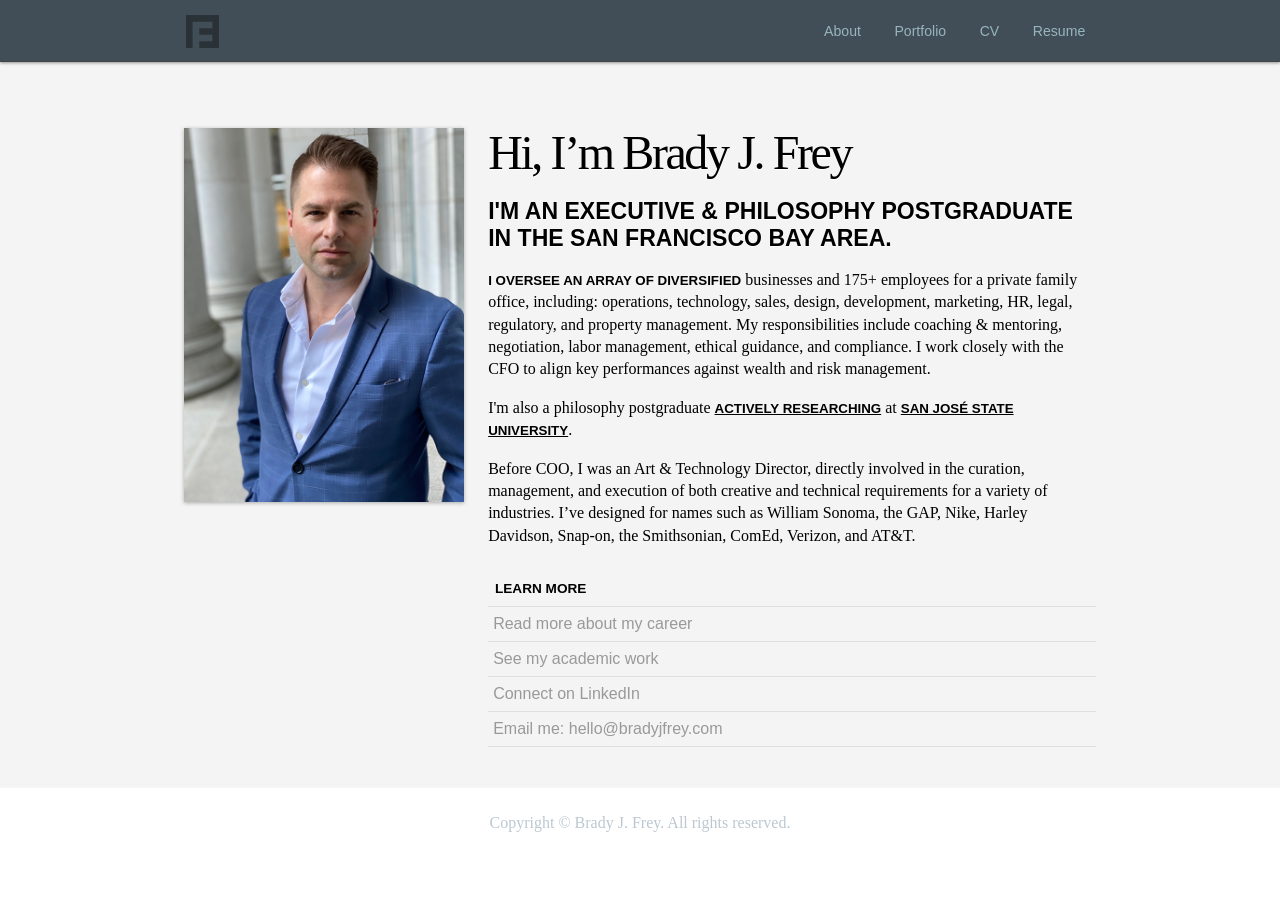
<file: index.html>
﻿<!DOCTYPE html>
<html lang="en">
<head>
    <meta name="Description" content="Hi, I’m Brady Frey. I'm an executive and philosophy postgraduate in the San Francisco Bay Area.">
    <meta name="Author" content="Brady J. Frey">
    <meta charset="UTF-8">
    <meta name="viewport" content="width=device-width, initial-scale=1, maximum-scale=1">
    <meta property="og:image" name="image" content="https://www.bradyjfrey.com/images/bjfogimage.jpg">
<title>Brady J. Frey</title>
    <link rel="icon" type="image/png" sizes="16x16" href="/images/favicon16.png">
    <link rel="icon" type="image/png" sizes="32x32" href="/images/favicon32.png">
    <link rel="icon" type="image/png" sizes="96x96" href="/images/favicon96.png">
    <link rel="apple-touch-icon" type="image/png" sizes="76x76" href="/images/touch76.png">
    <link rel="apple-touch-icon" type="image/png" sizes="120x120" href="/images/touch120.png">
    <link rel="apple-touch-icon" type="image/png" sizes="152x152" href="/images/touch152.png">
    <link rel="apple-touch-icon" type="image/png" sizes="167x167" href="/images/touch167.png">
    <link rel="apple-touch-icon" type="image/png" sizes="180x180" href="/images/touch180.png">
    <link rel="stylesheet" type="text/css" media="screen" href="style.css">
    <link rel="stylesheet" type="text/css" href="https://cloud.typography.com/7216232/7417832/css/fonts.css">
    <script src="scripts/jquery.js"></script>
    <script src="scripts/script.js"></script>
</head>
<body>
    <header>
        <nav>
            <h1><a href="index.html">Brady J. Frey</a></h1>
            <ul>
                <li><a href="about.html">About</a></li>
                <li><a href="portfolio.html">Portfolio</a></li>
                <li><a href="cv.html">CV</a></li>
                <li><a href="https://www.linkedin.com/in/bradyjfrey/">Resume</a></li>
            </ul>
        </nav>
    </header>

    <main>
        <article>
            <h2 class="intro">Hi, I’m Brady J. Frey</h2>
            <h3 class="tagline">I'm an executive &amp; philosophy postgraduate in the San Francisco Bay Area.</h3>
            <figure class="img"><img src="images/bradyblue.jpg"  alt="Brady Frey in a blue suit in front of the Bently Reserve building in San Francisco." width="300" height="400"></figure>

            <section class="bio">
                <p><span>I oversee an array of diversified</span> businesses and 175+ employees for a private family office, including: operations, technology, sales, design, development, marketing, HR, legal, regulatory, and property management. My responsibilities include coaching & mentoring, negotiation, labor management, ethical guidance, and compliance. I work closely with the CFO to align key performances against wealth and risk management.</p>
                <p>I'm also a philosophy postgraduate <a href="cv.html">actively researching</a> at <a href="https://www.sjsu.edu/philosophy/">San Jos&#233; State University</a>.</p>
                <p>Before COO, I was an Art &amp; Technology Director, directly involved in the curation, management, and execution of both creative and technical requirements for a variety of industries. 
                I’ve designed for names such as William Sonoma, the GAP, Nike, Harley Davidson, Snap-on, the Smithsonian, ComEd, Verizon, and AT&amp;T.</p>
        
                <dl>
                    <dt>Learn More</dt>
                    <dd><a href="about.html">Read more about my career</a></dd>
                    <dd><a href="cv.html">See my academic work</a></dd>
                    <dd><a href="http://www.linkedin.com/in/bradyjfrey">Connect on LinkedIn</a></dd>
                    <dd><a href="mailto:hello&#64;bradyjfrey.com">Email me: hello&#64;bradyjfrey.com</a></dd>
                </dl>
            </section>
        </article>
    </main>
    
    <footer>
        <p>Copyright &copy; Brady J. Frey. All rights reserved.</p>
    </footer>
    
    <!-- Google tag (gtag.js) -->
    <script async src="https://www.googletagmanager.com/gtag/js?id=UA-4484730-1"></script>
    <script>
      window.dataLayer = window.dataLayer || [];
      function gtag(){dataLayer.push(arguments);}
      gtag('js', new Date());

      gtag('config', 'UA-4484730-1');
    </script>
</body>
</html>
</file>
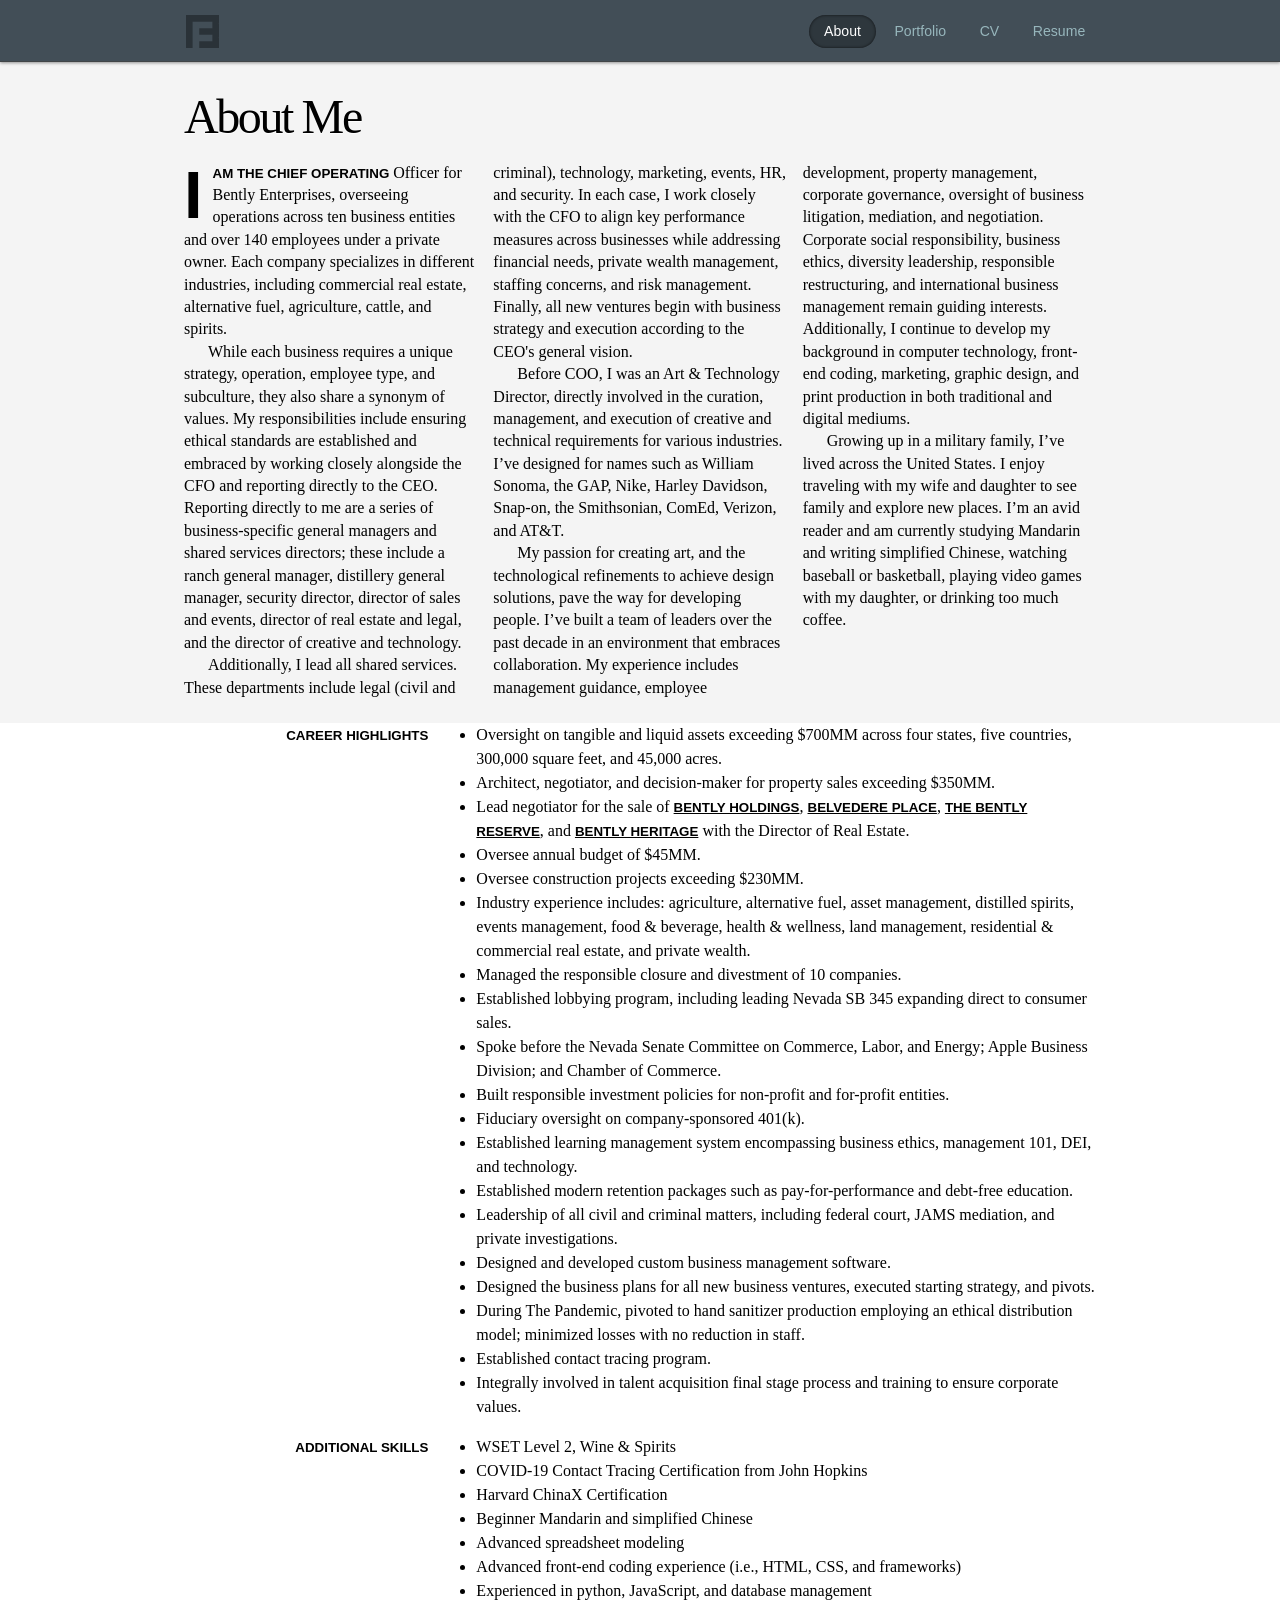
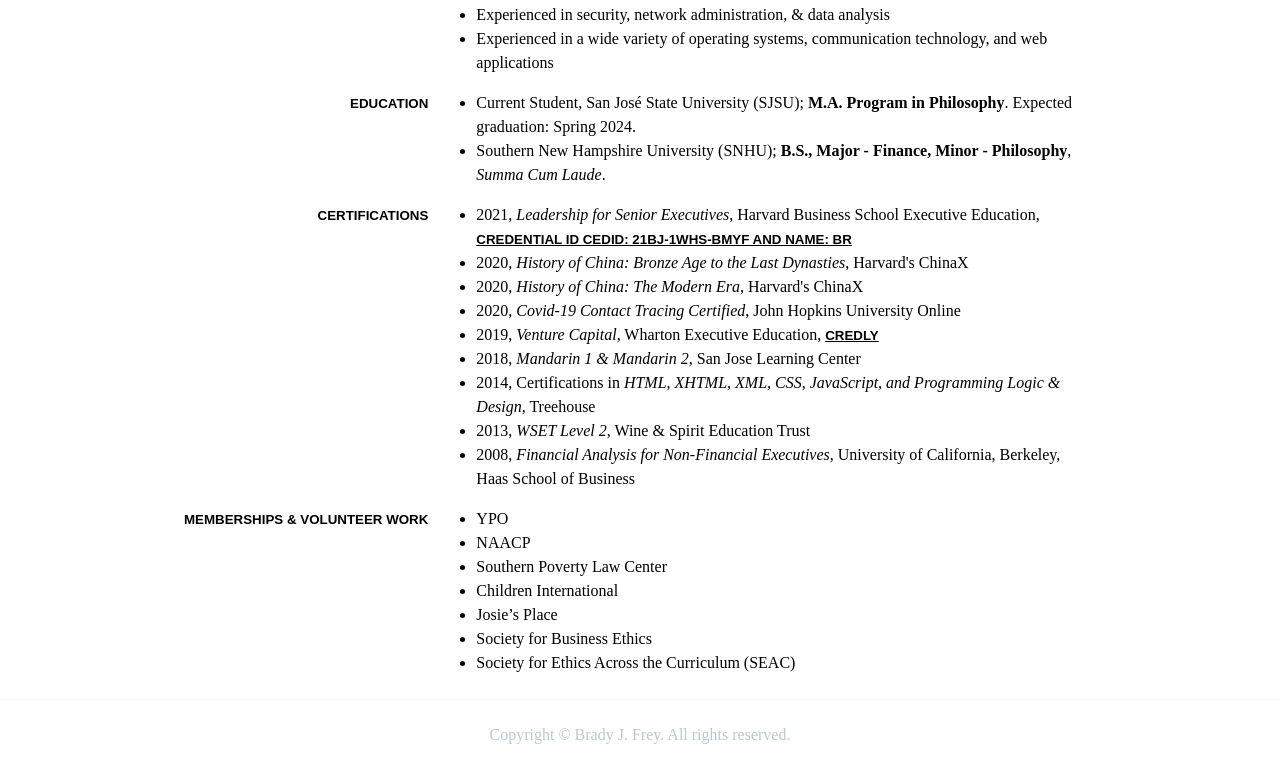
<file: about.html>
﻿<!DOCTYPE html>
<html lang="en">
<head>
    <meta name="Description" content="Hi, I’m Brady Frey. I'm an executive and philosophy postgraduate in the San Francisco Bay Area.">
    <meta name="Author" content="Brady J. Frey">
    <meta charset="UTF-8">
    <meta name="viewport" content="width=device-width, initial-scale=1, maximum-scale=1">
    <meta property="og:image" name="image" content="https://www.bradyjfrey.com/images/bjfogimage.jpg">
<title>About Brady J. Frey</title>
    <link rel="icon" type="image/png" sizes="16x16" href="/images/favicon16.png">
    <link rel="icon" type="image/png" sizes="32x32" href="/images/favicon32.png">
    <link rel="icon" type="image/png" sizes="96x96" href="/images/favicon96.png">
    <link rel="apple-touch-icon" type="image/png" sizes="76x76" href="/images/touch76.png">
    <link rel="apple-touch-icon" type="image/png" sizes="120x120" href="/images/touch120.png">
    <link rel="apple-touch-icon" type="image/png" sizes="152x152" href="/images/touch152.png">
    <link rel="apple-touch-icon" type="image/png" sizes="167x167" href="/images/touch167.png">
    <link rel="apple-touch-icon" type="image/png" sizes="180x180" href="/images/touch180.png">
    <link rel="stylesheet" type="text/css" media="screen" href="style.css">
    <link rel="stylesheet" type="text/css" href="https://cloud.typography.com/7216232/7417832/css/fonts.css">
    <script src="scripts/jquery.js"></script>
    <script src="scripts/script.js"></script>
</head>
<body>
    <header>
        <nav>
            <h1><a href="index.html">Brady J. Frey</a></h1>
            <ul>
                <li id="current"><a href="about.html">About</a></li>
                <li><a href="portfolio.html">Portfolio</a></li>
                <li><a href="cv.html">CV</a></li>
                <li><a href="https://www.linkedin.com/in/bradyjfrey/">Resume</a></li>
            </ul>
        </nav>
    </header>

    <main>
        <article>
            <h2>About Me</h2>
            <section class="history">
                <p><span>I am the Chief Operating</span> Officer for Bently Enterprises, overseeing operations across ten business entities and over 140 employees under a private owner. Each company specializes in different industries, including commercial real estate, alternative fuel, agriculture, cattle, and spirits.</p>
                <p>While each business requires a unique strategy, operation, employee type, and subculture, they also share a synonym of values. My responsibilities include ensuring ethical standards are established and embraced by working closely alongside the CFO and reporting directly to the CEO. Reporting directly to me are a series of business-specific general managers and shared services directors; these include a ranch general manager, distillery general manager, security director, director of sales and events, director of real estate and legal, and the director of creative and technology.</p>
                <p>Additionally, I lead all shared services. These departments include legal (civil and criminal), technology, marketing, events, HR, and security. In each case, I work closely with the CFO to align key performance measures across businesses while addressing financial needs, private wealth management, staffing concerns, and risk management. Finally, all new ventures begin with business strategy and execution according to the CEO's general vision.</p>
                <p>Before COO, I was an Art & Technology Director, directly involved in the curation, management, and execution of creative and technical requirements for various industries. I’ve designed for names such as William Sonoma, the GAP, Nike, Harley Davidson, Snap-on, the Smithsonian, ComEd, Verizon, and AT&amp;T.</p>
                <p>My passion for creating art, and the technological refinements to achieve design solutions, pave the way for developing people. I’ve built a team of leaders over the past decade in an environment that embraces collaboration. My experience includes management guidance, employee development, property management, corporate governance, oversight of business litigation, mediation, and negotiation. Corporate social responsibility, business ethics, diversity leadership, responsible restructuring, and international business management remain guiding interests. Additionally, I continue to develop my background in computer technology, front-end coding, marketing, graphic design, and print production in both traditional and digital mediums.</p>
                <p>Growing up in a military family, I’ve lived across the United States. I enjoy traveling with my wife and daughter to see family and explore new places. I’m an avid reader and am currently studying Mandarin and writing simplified Chinese, watching baseball or basketball, playing video games with my daughter, or drinking too much coffee.</p>
            </section>
        </article>
        
        <div class="fullwidth">
        <article>
            <h4 class="title">Career Highlights</h4>
            <ul class="highlights">
                <li>Oversight on tangible and liquid assets exceeding $700MM across four states, five countries, 300,000 square feet, and 45,000 acres.</li>
                <li>Architect, negotiator, and decision-maker for property sales exceeding $350MM.</li>
                <li>Lead negotiator for the sale of <a href="https://news.theregistrysf.com/grosvenor-americas-acquires-240-stockton-san-francisco-80mm/">Bently Holdings</a>, <a href="https://news.theregistrysf.com/belvedere-place-marin-closes-46-75mm/">Belvedere Place</a>, <a href="https://www.bizjournals.com/sanfrancisco/news/2020/02/20/financial-district-landmark-sold-to-new-york.html">the Bently Reserve</a>, and <a href="https://www.rgj.com/story/news/money/business/2023/05/24/vegas-golden-knights-owner-buys-bently-distillery-in-minden/70252477007/">Bently Heritage</a> with the Director of Real Estate.</li>
                <li>Oversee annual budget of $45MM.</li>
                <li>Oversee construction projects exceeding $230MM.</li>
                <li>Industry experience includes: agriculture, alternative fuel, asset management, distilled spirits, events management, food & beverage, health & wellness, land management, residential & commercial real estate, and private wealth.</li>
                <li>Managed the responsible closure and divestment of 10 companies.</li>
                <li>Established lobbying program, including leading Nevada SB 345 expanding direct to consumer sales.</li>
                <li>Spoke before the Nevada Senate Committee on Commerce, Labor, and Energy; Apple Business Division; and Chamber of Commerce.</li>
                <li>Built responsible investment policies for non-profit and for-profit entities.</li>
                <li>Fiduciary oversight on company-sponsored 401(k).</li>
                <li>Established learning management system encompassing business ethics, management 101, DEI, and technology.</li>
                <li>Established modern retention packages such as pay-for-performance and debt-free education.</li>
                <li>Leadership of all civil and criminal matters, including federal court, JAMS mediation, and private investigations.</li>
                <li>Designed and developed custom business management software.</li>
                <li>Designed the business plans for all new business ventures, executed starting strategy, and pivots.</li>
                <li>During The Pandemic, pivoted to hand sanitizer production employing an ethical distribution model; minimized losses with no reduction in staff.</li>
                <li>Established contact tracing program.</li>
                <li>Integrally involved in talent acquisition final stage process and training to ensure corporate values.</li>
            </ul>
                                
            <h4 class="title">Additional Skills</h4>
            <ul class="highlights">
                <li>WSET Level 2, Wine & Spirits</li>
                <li>COVID-19 Contact Tracing Certification from John Hopkins</li>
                <li>Harvard ChinaX Certification</li>
                <li>Beginner Mandarin and simplified Chinese</li>
                <li>Advanced spreadsheet modeling</li>
                <li>Advanced front-end coding experience (i.e., HTML, CSS, and frameworks)</li>
                <li>Experienced in python, JavaScript, and database management</li>
                <li>Experienced in security, network administration, & data analysis</li>
                <li>Experienced in a wide variety of operating systems, communication technology, and web applications</li>
            </ul>

            <h4 class="title">Education</h3>
            <ul class="highlights">
                <li>Current Student, San Jos&#233; State University (SJSU); <strong>M.A. Program in Philosophy</strong>. Expected graduation: Spring 2024.</li>
                <li>Southern New Hampshire University (SNHU); <strong>B.S., Major - Finance, Minor - Philosophy</strong>, <em>Summa Cum Laude</em>.</li>
            </ul>
            
            <h4 class="title">Certifications</h3>
            <ul class="highlights">
                <li>2021, <em>Leadership for Senior Executives</em>, Harvard Business School Executive Education, <a href="https://cecredential-validation.tlt.harvard.edu/"><strong>Credential ID CeDiD: 21BJ-1WHS-BMYF and Name: BR</strong></a></li>
                <li>2020, <em>History of China: Bronze Age to the Last Dynasties</em>, Harvard's ChinaX</li>
                <li>2020, <em>History of China: The Modern Era</em>, Harvard's ChinaX</li>
                <li>2020, <em>Covid-19 Contact Tracing Certified</em>, John Hopkins University Online</li>
                <li>2019, <em>Venture Capital</em>, Wharton Executive Education, <a href="https://www.credly.com/badges/3d6798e1-c886-41d2-8f0c-d3750272a480/linked%5C_in%5C_profile">Credly</a></li>
                <li>2018, <em>Mandarin 1 &amp; Mandarin 2</em>, San Jose Learning Center</li>
                <li>2014, Certifications in <em>HTML, XHTML, XML, CSS, JavaScript, and Programming Logic &amp; Design</em>, Treehouse</li>
                <li>2013, <em>WSET Level 2</em>, Wine &amp; Spirit Education Trust</li>
                <li>2008, <em>Financial Analysis for Non-Financial Executives</em>, University of California, Berkeley, Haas School of Business</li>
            </ul>
                
            <h4 class="title">Memberships &amp; Volunteer Work</h4>
            <ul class="highlights">
                <li>YPO</li>
                <li>NAACP</li>
                <li>Southern Poverty Law Center</li>
                <li>Children International</li>
                <li>Josie’s Place</li>
                <li>Society for Business Ethics</li>
                <li>Society for Ethics Across the Curriculum (SEAC)</li>
            </ul>
        </article>
        </div>
    </main>

    <footer>
        <p>Copyright &copy; Brady J. Frey. All rights reserved.</p>
    </footer>
    
    <!-- Google tag (gtag.js) -->
    <script async src="https://www.googletagmanager.com/gtag/js?id=UA-4484730-1"></script>
    <script>
      window.dataLayer = window.dataLayer || [];
      function gtag(){dataLayer.push(arguments);}
      gtag('js', new Date());

      gtag('config', 'UA-4484730-1');
    </script>
</body>
</html>
</file>
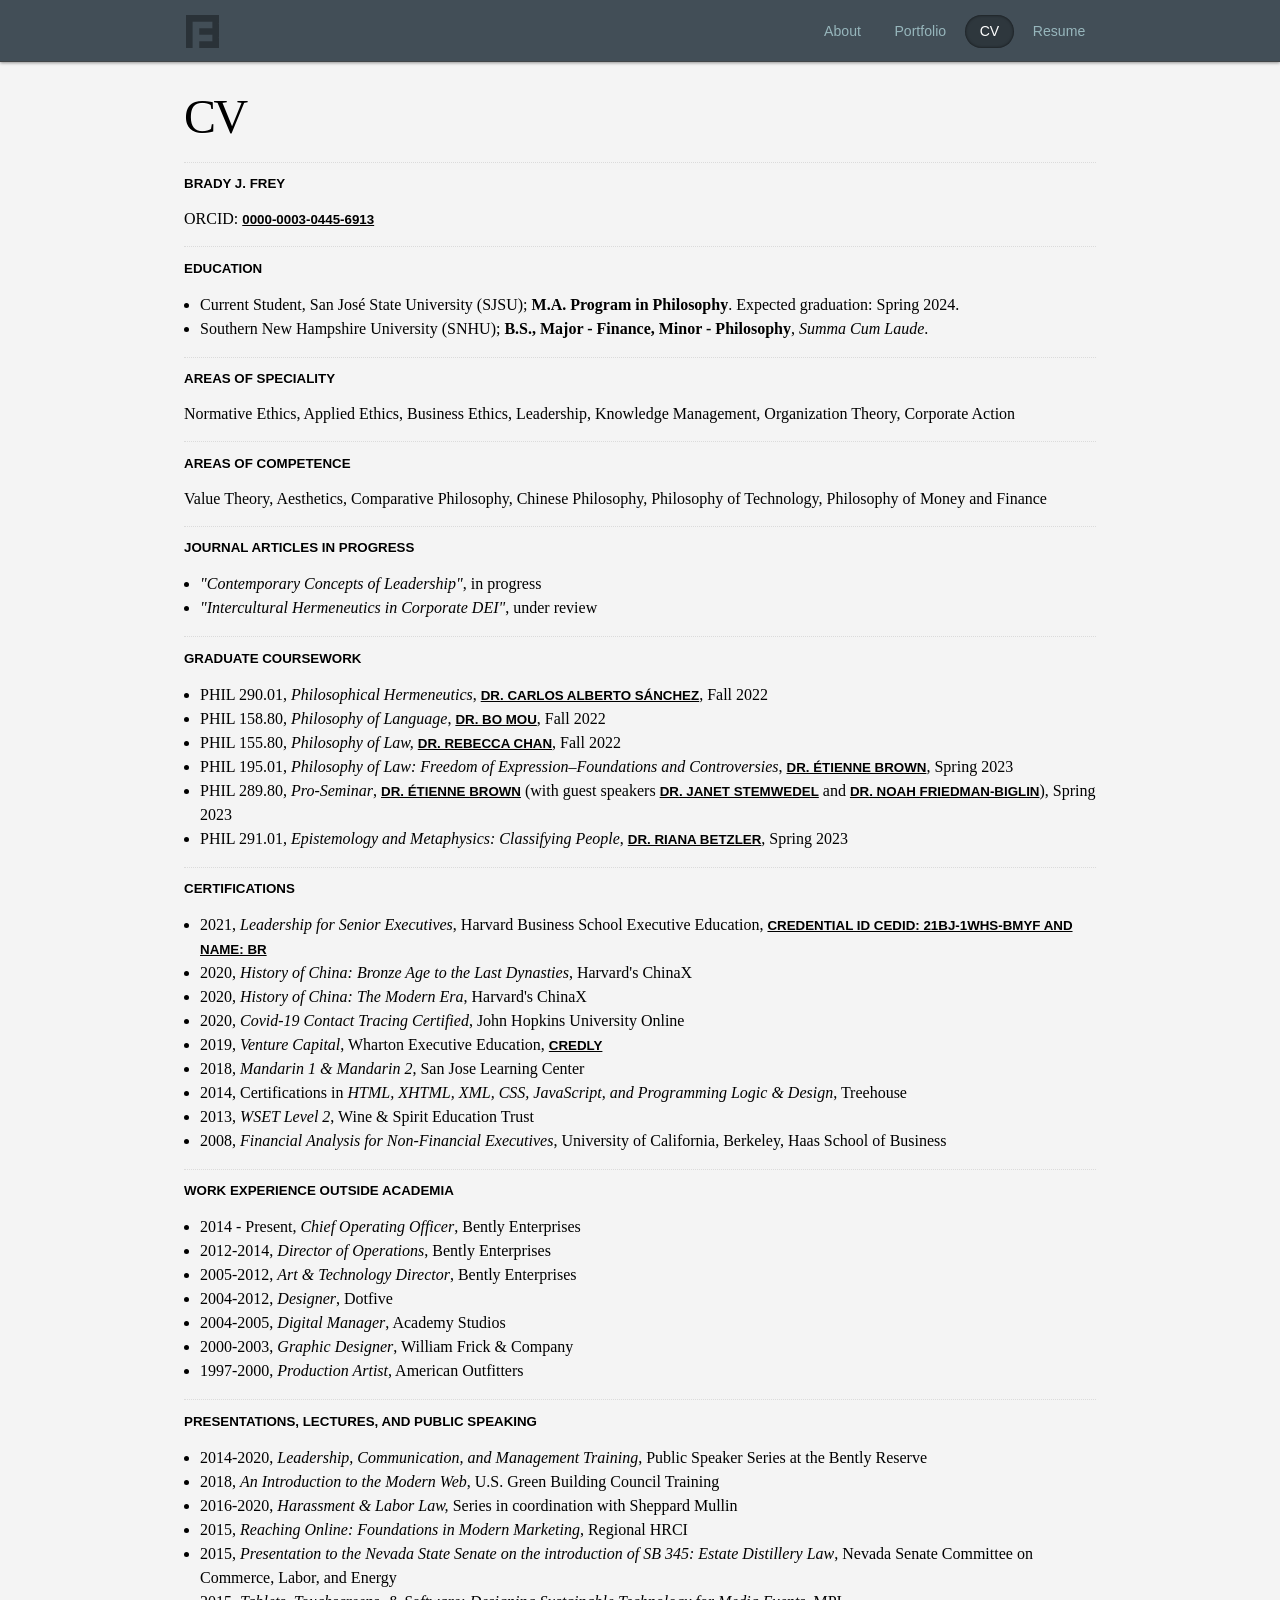
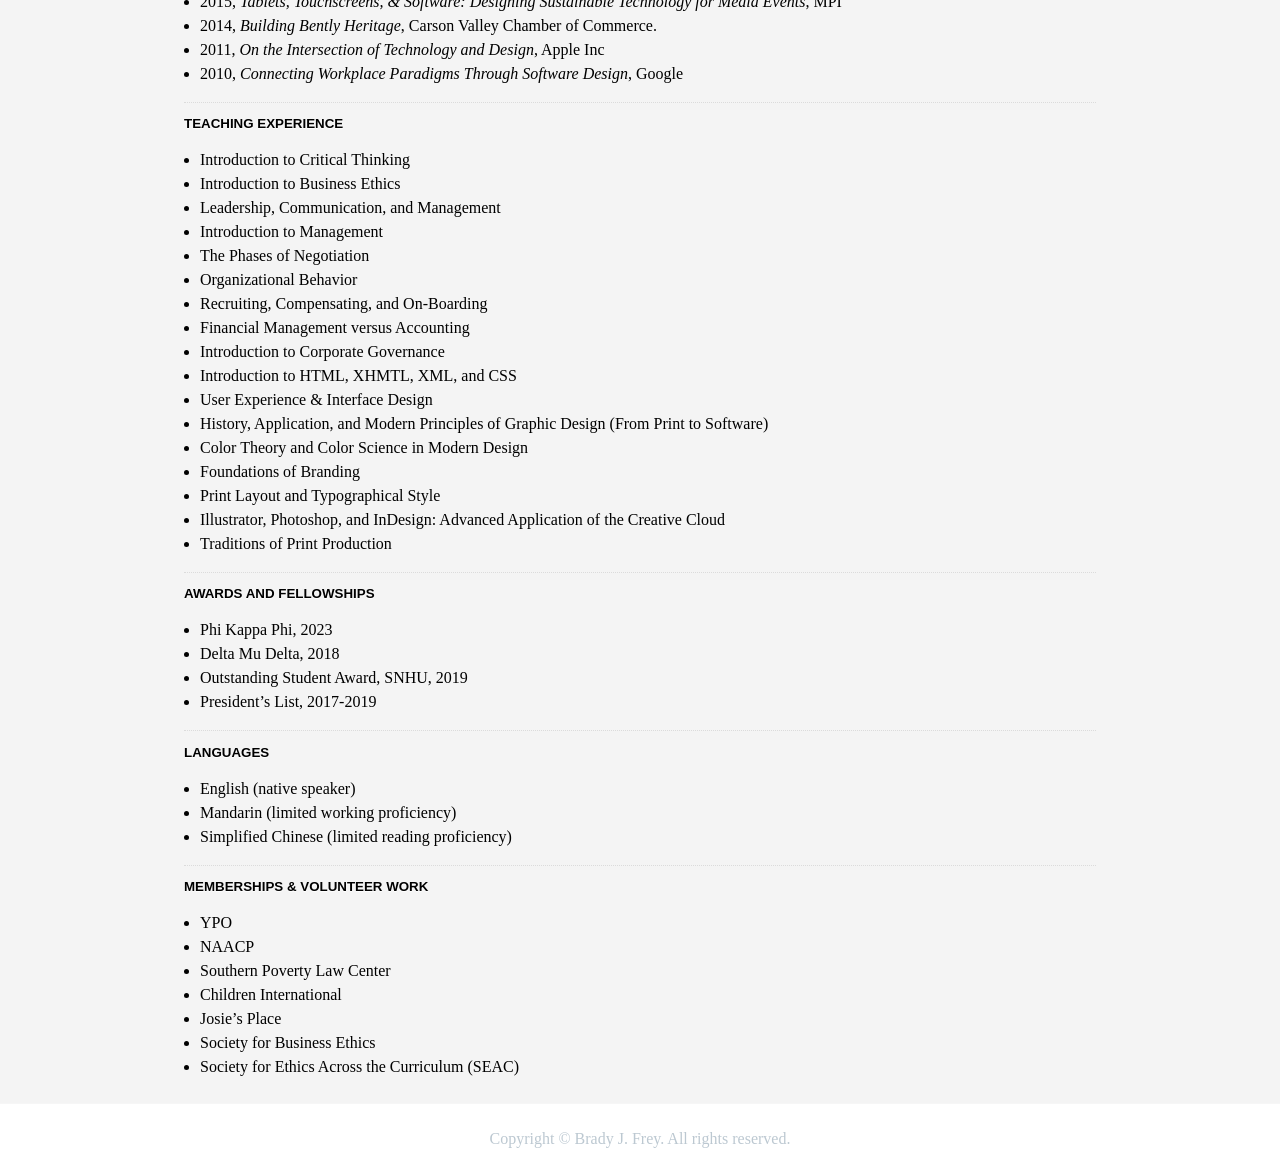
<file: cv.html>
﻿<!DOCTYPE html>
<html lang="en">
<head>
    <meta name="Description" content="Hi, I’m Brady Frey. I'm an executive and philosophy postgraduate in the San Francisco Bay Area.">
    <meta name="Author" content="Brady J. Frey">
    <meta charset="UTF-8">
    <meta name="viewport" content="width=device-width, initial-scale=1, maximum-scale=1">
    <meta property="og:image" name="image" content="https://www.bradyjfrey.com/images/bjfogimage.jpg">
<title>CV</title>
    <link rel="icon" type="image/png" sizes="16x16" href="/images/favicon16.png">
    <link rel="icon" type="image/png" sizes="32x32" href="/images/favicon32.png">
    <link rel="icon" type="image/png" sizes="96x96" href="/images/favicon96.png">
    <link rel="apple-touch-icon" type="image/png" sizes="76x76" href="/images/touch76.png">
    <link rel="apple-touch-icon" type="image/png" sizes="120x120" href="/images/touch120.png">
    <link rel="apple-touch-icon" type="image/png" sizes="152x152" href="/images/touch152.png">
    <link rel="apple-touch-icon" type="image/png" sizes="167x167" href="/images/touch167.png">
    <link rel="apple-touch-icon" type="image/png" sizes="180x180" href="/images/touch180.png">
    <link rel="stylesheet" type="text/css" media="screen" href="style.css">
    <link rel="stylesheet" type="text/css" href="https://cloud.typography.com/7216232/7417832/css/fonts.css">
    <script src="scripts/jquery.js"></script>
    <script src="scripts/script.js"></script>
</head>
<body>
    <header>
        <nav>
            <h1><a href="index.html">Brady J. Frey</a></h1>
            <ul>
                <li><a href="about.html">About</a></li>
                <li><a href="portfolio.html">Portfolio</a></li>
                <li id="current"><a href="cv.html">CV</a></li>
                <li><a href="https://www.linkedin.com/in/bradyjfrey/">Resume</a></li>
            </ul>
        </nav>
    </header>

    <main>
        <article>
            <h2>CV</h2>
            <h4 class="cvh">Brady J. Frey</h4>
            <p class="cvv">ORCID: <a href="https://orcid.org/0000-0003-0445-6913">0000-0003-0445-6913</a></p>

            <h4 class="cvh">Education</h4>
            <ul class="cvv">
                <li>Current Student, San Jos&#233; State University (SJSU); <strong>M.A. Program in Philosophy</strong>. Expected graduation: Spring 2024.</li>
                <li>Southern New Hampshire University (SNHU); <strong>B.S., Major - Finance, Minor - Philosophy</strong>, <em>Summa Cum Laude</em>.</li>
            </ul>
            
            <h4 class="cvh">Areas of Speciality</h4>
            <p class="cvv">Normative Ethics, Applied Ethics, Business Ethics, Leadership, Knowledge Management, Organization Theory, Corporate Action</p>
            
            <h4 class="cvh">Areas of Competence</h4>
            <p class="cvv">Value Theory, Aesthetics, Comparative Philosophy, Chinese Philosophy, Philosophy of Technology, Philosophy of Money and Finance</p>

            <h3 class="cvh">Journal Articles in Progress</h3>
            <ul class="cvv">
                <li><em>"Contemporary Concepts of Leadership"</em>, in progress</li>
                <li><em>"Intercultural Hermeneutics in Corporate DEI"</em>, under review</li>
            </ul>

            <h4 class="cvh">Graduate Coursework</h4>
            <ul class="cvv">
                <li>PHIL 290.01, <em>Philosophical Hermeneutics</em>, <a href="https://www.sjsu.edu/people/carlos.sanchez/">Dr. Carlos Alberto Sánchez</a>, Fall 2022</li>
                <li>PHIL 158.80, <em>Philosophy of Language</em>, <a href="https://www.sjsu.edu/faculty/bmou/">Dr. Bo Mou</a>, Fall 2022</li>
                <li>PHIL 155.80, <em>Philosophy of Law,</em> <a href="https://rebeccachan.org">Dr. Rebecca Chan</a>, Fall 2022</li>
                <li>PHIL 195.01, <em>Philosophy of Law: Freedom of Expression–Foundations and Controversies</em>, <a href="https://www.etiennebrown.com">Dr. Étienne Brown</a>, Spring 2023</li>
                <li>PHIL 289.80, <em>Pro-Seminar</em>, <a href="https://www.etiennebrown.com">Dr. Étienne Brown</a> (with guest speakers <a href="http://www.stemwedel.org">Dr. Janet Stemwedel</a> and <a href="http://noah-friedmanbiglin.squarespace.com">Dr. Noah Friedman-Biglin</a>), Spring 2023</li>
                <li>PHIL 291.01, <em>Epistemology and Metaphysics: Classifying People</em>, <a href="https://rianabetzler.com">Dr. Riana Betzler</a>, Spring 2023</li>
            </ul>

            <h4 class="cvh">Certifications</h4>
            <ul class="cvv">
                <li>2021, <em>Leadership for Senior Executives</em>, Harvard Business School Executive Education, <a href="https://cecredential-validation.tlt.harvard.edu/"><strong>Credential ID CeDiD: 21BJ-1WHS-BMYF and Name: BR</strong></a></li>
                <li>2020, <em>History of China: Bronze Age to the Last Dynasties</em>, Harvard&#39;s ChinaX</li>
                <li>2020, <em>History of China: The Modern Era</em>, Harvard&#39;s ChinaX</li>
                <li>2020, <em>Covid-19 Contact Tracing Certified</em>, John Hopkins University Online</li>
                <li>2019, <em>Venture Capital</em>, Wharton Executive Education, <a href="https://www.credly.com/badges/3d6798e1-c886-41d2-8f0c-d3750272a480/linked%5C_in%5C_profile">Credly</a></li>
                <li>2018, <em>Mandarin 1 &amp; Mandarin 2</em>, San Jose Learning Center</li>
                <li>2014, Certifications in <em>HTML, XHTML, XML, CSS, JavaScript, and Programming Logic &amp; Design</em>, Treehouse</li>
                <li>2013, <em>WSET Level 2</em>, Wine &amp; Spirit Education Trust</li>
                <li>2008, <em>Financial Analysis for Non-Financial Executives</em>, University of California, Berkeley, Haas School of Business</li>
            </ul>

            <h4 class="cvh">Work Experience Outside Academia</h4>
            <ul class="cvv">
                <li>2014 - Present, <em>Chief Operating Officer</em>, Bently Enterprises</li>
                <li>2012-2014, <em>Director of Operations</em>, Bently Enterprises</li>
                <li>2005-2012, <em>Art &amp; Technology Director</em>, Bently Enterprises</li>
                <li>2004-2012, <em>Designer</em>, Dotfive</li>
                <li>2004-2005, <em>Digital Manager</em>, Academy Studios</li>
                <li>2000-2003, <em>Graphic Designer</em>, William Frick &amp; Company</li>
                <li>1997-2000, <em>Production Artist</em>, American Outfitters</li>
            </ul>

            <h4 class="cvh">Presentations, Lectures, and Public Speaking</h4>
            <ul class="cvv">
                <li>2014-2020, <em>Leadership, Communication, and Management Training</em>, Public Speaker Series at the Bently Reserve</li>
                <li>2018, <em>An Introduction to the Modern Web</em>, U.S. Green Building Council Training</li>
                <li>2016-2020, <em>Harassment &amp; Labor Law,</em> Series in coordination with Sheppard Mullin</li>
                <li>2015, <em>Reaching Online: Foundations in Modern Marketing</em>, Regional HRCI</li>
                <li>2015, <em>Presentation to the Nevada State Senate on the introduction of SB 345: Estate Distillery Law</em>, Nevada Senate Committee on Commerce, Labor, and Energy</li>
                <li>2015, <em>Tablets, Touchscreens, &amp; Software: Designing Sustainable Technology for Media Events</em>, MPI</li>
                <li>2014, <em>Building Bently Heritage</em>, Carson Valley Chamber of Commerce. </li>
                <li>2011, <em>On the Intersection of Technology and Design</em>, Apple Inc</li>
                <li>2010, <em>Connecting Workplace Paradigms Through Software Design</em>, Google</li>
            </ul>

            <h4 class="cvh">Teaching Experience</h4>
            <ul class="cvv">
                <li>Introduction to Critical Thinking</li>
                <li>Introduction to Business Ethics</li>
                <li>Leadership, Communication, and Management</li>
                <li>Introduction to Management</li>
                <li>The Phases of Negotiation</li>
                <li>Organizational Behavior</li>
                <li>Recruiting, Compensating, and On-Boarding</li>
                <li>Financial Management versus Accounting</li>
                <li>Introduction to Corporate Governance</li>
                <li>Introduction to HTML, XHMTL, XML, and CSS</li>
                <li>User Experience &amp; Interface Design</li>
                <li>History, Application, and Modern Principles of Graphic Design (From Print to Software)</li>
                <li>Color Theory and Color Science in Modern Design</li>
                <li>Foundations of Branding</li>
                <li>Print Layout and Typographical Style</li>
                <li>Illustrator, Photoshop, and InDesign: Advanced Application of the Creative Cloud</li>
                <li>Traditions of Print Production</li>
            </ul>

            <h4 class="cvh">Awards and Fellowships</h4>
            <ul class="cvv">
                <li>Phi Kappa Phi, 2023</li>
                <li>Delta Mu Delta, 2018</li>
                <li>Outstanding Student Award, SNHU, 2019</li>
                <li>President’s List, 2017-2019</li>
            </ul>

            <h4 class="cvh">Languages</h4>
            <ul class="cvv">
                <li>English (native speaker)</li>
                <li>Mandarin (limited working proficiency)</li>
                <li>Simplified Chinese (limited reading proficiency)</li>
            </ul>

            <h4 class="cvh">Memberships &amp; Volunteer Work</h4>
            <ul class="cvv">
                <li>YPO</li>
                <li>NAACP</li>
                <li>Southern Poverty Law Center</li>
                <li>Children International</li>
                <li>Josie’s Place</li>
                <li>Society for Business Ethics</li>
                <li>Society for Ethics Across the Curriculum (SEAC)</li>
            </ul>
        </article>
    </main>

    <footer>
        <p>Copyright &copy; Brady J. Frey. All rights reserved.</p>
    </footer>
    
    <!-- Google tag (gtag.js) -->
    <script async src="https://www.googletagmanager.com/gtag/js?id=UA-4484730-1"></script>
    <script>
      window.dataLayer = window.dataLayer || [];
      function gtag(){dataLayer.push(arguments);}
      gtag('js', new Date());

      gtag('config', 'UA-4484730-1');
    </script>
</body>
</html>
</file>
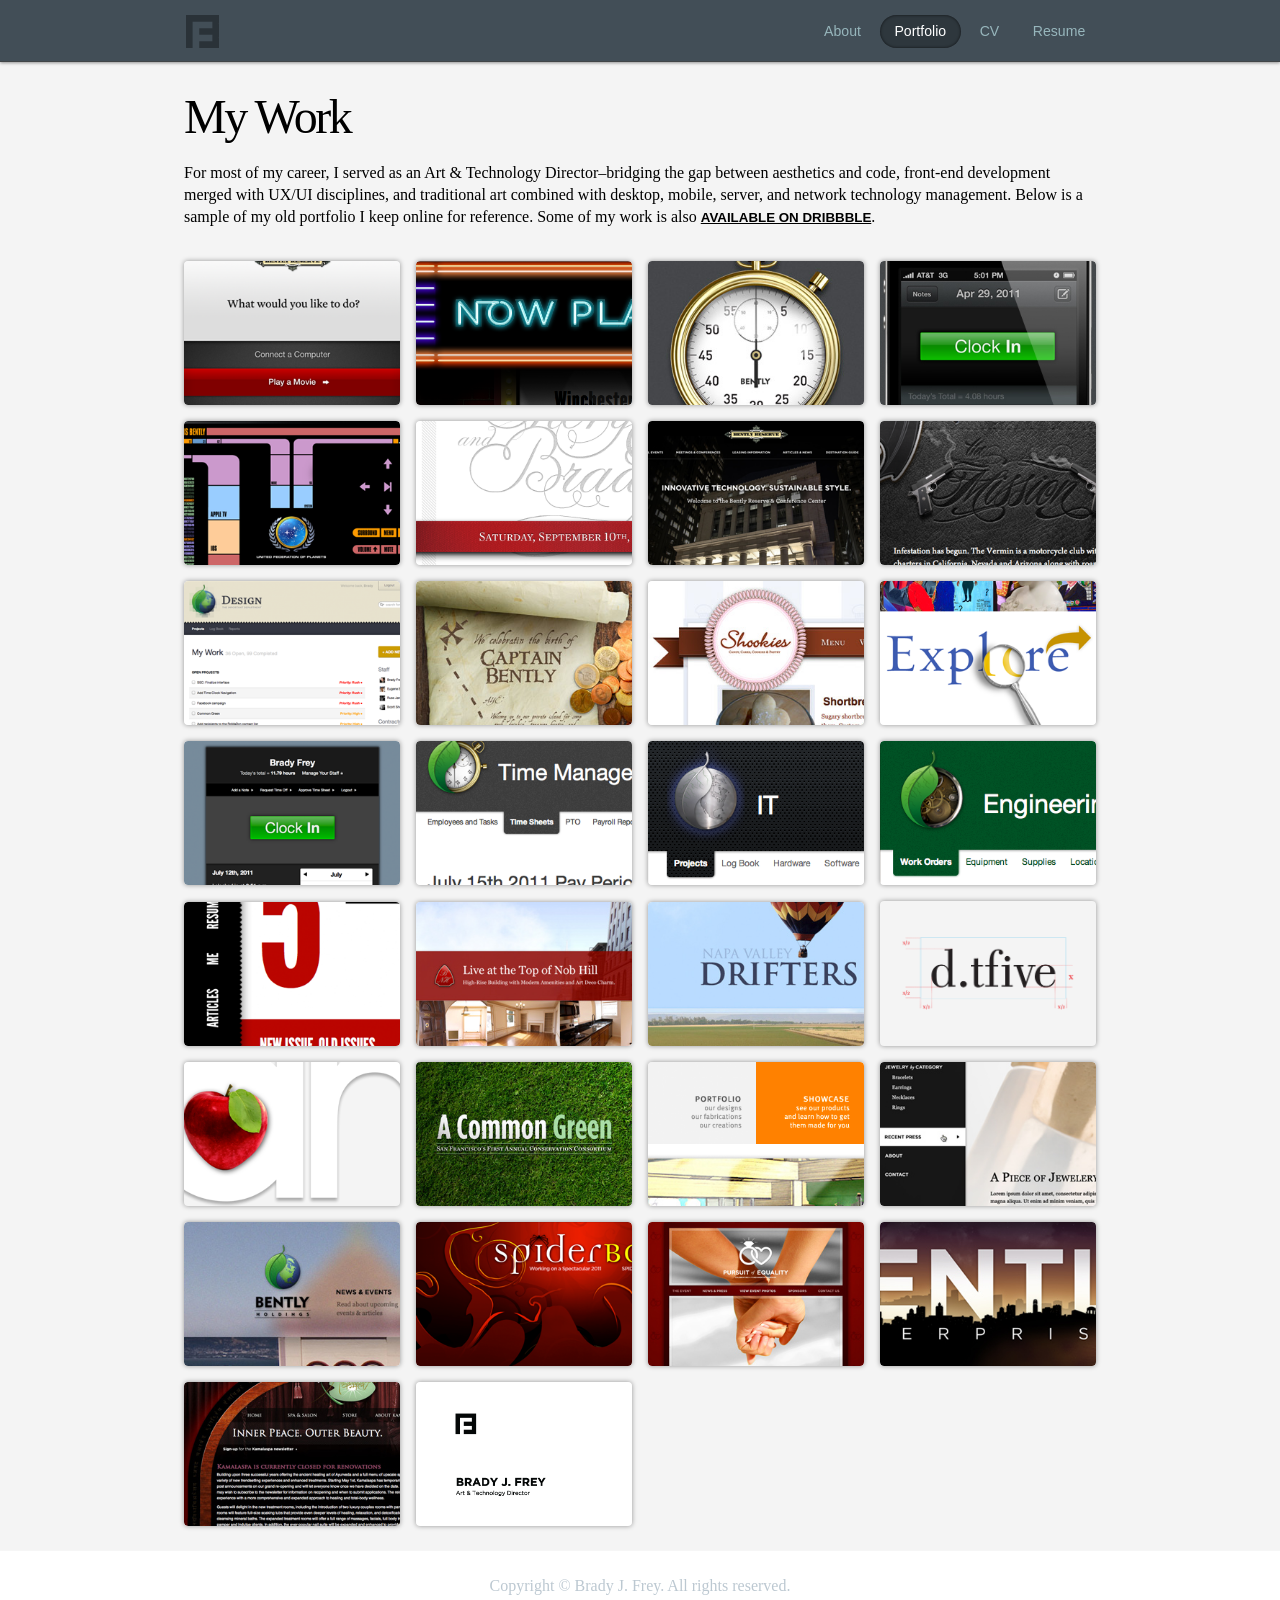
<file: portfolio.html>
<!DOCTYPE html>
<html lang="en">
<head>
    <meta name="Description" content="Hi, I’m Brady Frey. I'm an executive and philosophy postgraduate in the San Francisco Bay Area.">
    <meta name="Author" content="Brady J. Frey">
    <meta charset="UTF-8">
    <meta name="viewport" content="width=device-width, initial-scale=1, maximum-scale=1">
    <meta property="og:image" name="image" content="https://www.bradyjfrey.com/images/bjfogimage.jpg">
<title>Portfolio of Brady J. Frey</title>
    <link rel="icon" type="image/png" sizes="16x16" href="/images/favicon16.png">
    <link rel="icon" type="image/png" sizes="32x32" href="/images/favicon32.png">
    <link rel="icon" type="image/png" sizes="96x96" href="/images/favicon96.png">
    <link rel="apple-touch-icon" type="image/png" sizes="76x76" href="/images/touch76.png">
    <link rel="apple-touch-icon" type="image/png" sizes="120x120" href="/images/touch120.png">
    <link rel="apple-touch-icon" type="image/png" sizes="152x152" href="/images/touch152.png">
    <link rel="apple-touch-icon" type="image/png" sizes="167x167" href="/images/touch167.png">
    <link rel="apple-touch-icon" type="image/png" sizes="180x180" href="/images/touch180.png">
    <link rel="stylesheet" type="text/css" media="screen" href="style.css">
    <link rel="stylesheet" type="text/css" href="https://cloud.typography.com/7216232/7417832/css/fonts.css">
    <script src="scripts/jquery.js"></script>
    <script src="scripts/script.js"></script>
</head>
<body>
    <header>
        <nav>
            <h1><a href="index.html">Brady J. Frey</a></h1>
            <ul>
                <li><a href="about.html">About</a></li>
                <li id="current"><a href="portfolio.html">Portfolio</a></li>
                <li><a href="cv.html">CV</a></li>
                <li><a href="https://www.linkedin.com/in/bradyjfrey/">Resume</a></li>
            </ul>
        </nav>
    </header>

    <main>
        <article>
            <h2>My Work</h2>
            <p>For most of my career, I served as an Art &amp; Technology Director–bridging the gap between aesthetics and code, front-end development merged with UX/UI disciplines, and traditional art combined with desktop, mobile, server, and network technology management. Below is a sample of my old portfolio I keep online for reference. Some of my work is also <a href="https://dribbble.com/bradyjfrey">available on dribbble</a>.</p>
            
            <ul class="pieces">
                <li>
                    <a href="portfolio/amx-ipad.html">
                        <img src="images_portfolio/amx.png" alt="" width="300" height="200" >
                        <div>
                            <h4>AMX iPad</h4>
                            <p><strong>Type:</strong> iOS Application</p>
                        </div>
                    </a>
                </li>
    
    
                <li>
                    <a href="portfolio/now-playing.html">
                        <img src="images_portfolio/nowplaying.png" alt="" width="300" height="200" >
                        <div>
                            <h4>Now Playing</h4>
                            <p><strong>Type:</strong> Web Application</p>
                        </div>
                    </a>
                </li>
    
    
                <li>
                    <a href="portfolio/time-clock-icon.html">
                        <img src="images_portfolio/tcicon.jpg" alt="" width="300" height="200" >
                        <div>
                            <h4>Time Clock Icon</h4>
                            <p><strong>Type:</strong> Icon</p>
                        </div>
                    </a>
                </li>
    
    
                <li>
                    <a href="portfolio/time-clock-for-iphone.html">
                        <img src="images_portfolio/tcintro.jpg" alt="" width="300" height="200" >
                        <div>
                            <h4>Time Clock for iPhone</h4>
                            <p><strong>Type:</strong> iOS Application</p>
                        </div>
                    </a>
                </li>
    
                <li>
                    <a href="portfolio/uss-nob-hill.html">
                        <img src="images_portfolio/ussnobhill.png" alt="" width="300" height="200" >
                        <div>
                            <h4>USS Nob Hill</h4>
                            <p><strong>Type:</strong> iOS Application</p>
                        </div>
                    </a>
                </li>
    
    
                <li>
                    <a href="portfolio/the-wedding-of-sheryl-k-jang-and-brady-j-frey.html">
                        <img src="images_portfolio/wedicon.png" alt="" width="300" height="200" >
                        <div>
                            <h4>The Wedding</h4>
                            <p><strong>Type:</strong> Website</p>
                        </div>
                    </a>
                </li>
    
    
                <li>
                    <a href="portfolio/the-bently-reserve.html">
                        <img src="images_portfolio/bricon.png" alt="" width="300" height="200" >
                        <div>
                            <h4>The Bently Reserve</h4>
                            <p><strong>Type:</strong> Website</p>
                        </div>
                    </a>
                </li>
    
    
                <li>
                    <a href="/portfolio/vermin-mc.html">
                        <img src="images_portfolio/vmicon.png" alt="" width="300" height="200" >
                        <div>
                            <h4>Vermin MC</h4>
                            <p><strong>Type:</strong> Website</p>
                        </div>
                    </a>
                </li>
    
                <li>
                    <a href="portfolio/design-department-application.html">
                        <img src="images_portfolio/designicon.png" alt="" width="300" height="200" >
                        <div>
                            <h4>Design Department Application</h4>
                            <p><strong>Type:</strong> Web Application</p>
                        </div>
                    </a>
                </li>
    
    
                <li>
                    <a href="portfolio/captain-bently.html">
                        <img src="images_portfolio/cbicon.jpg" alt="" width="300" height="200" >
                        <div>
                            <h4>Captain Bently</h4>
                            <p><strong>Type:</strong> Print</p>
                        </div>
                    </a>
                </li>
    
    
                <li>
                    <a href="portfolio/shookies.html">
                        <img src="images_portfolio/shicon.jpg" alt="" width="300" height="200" >
                        <div>
                            <h4>Shookies</h4>
                            <p><strong>Type:</strong> E-Commerce Website</p>
                        </div>
                    </a>
                </li>
    
    
                <li>
                    <a href="portfolio/luce-foundation.html">
                        <img src="images_portfolio/licon.png" alt="" width="300" height="200" >
                        <div>
                            <h4>Luce Foundation</h4>
                            <p><strong>Type:</strong> Advertisement</p>
                        </div>
                    </a>
                </li>
    
                <li>
                    <a href="portfolio/time-clock.html">
                        <img src="images_portfolio/tcicon.png" alt="" width="300" height="200" >
                        <div>
                            <h4>Time Clock</h4>
                            <p><strong>Type:</strong> Web Application</p>
                        </div>
                    </a>
                </li>
    
                <li>
                    <a href="portfolio/time-management.html">
                        <img src="images_portfolio/tmicon.png" alt="" width="300" height="200" >
                        <div>
                            <h4>Time Management</h4>
                            <p><strong>Type:</strong> Web Application</p>
                        </div>
                    </a>
                </li>
    
    
                <li>
                    <a href="portfolio/it-department.html">
                        <img src="images_portfolio/iticon.png" alt="" width="300" height="200" >
                        <div>
                            <h4>IT  Department</h4>
                            <p><strong>Type:</strong> Web Application</p>
                        </div>
                    </a>
                </li>
    
                <li>
                    <a href="portfolio/engineering-department.html">
                        <img src="images_portfolio/enicon.png" alt="" width="300" height="200" >
                        <div>
                            <h4>Engineering Department</h4>
                            <p><strong>Type:</strong> Web Application</p>
                        </div>
                    </a>
                </li>
    
    
                <li>
                    <a href="portfolio/doug-hahn.html">
                        <img src="images_portfolio/dicon.png" alt="" width="300" height="200" >
                        <div>
                            <h4>Doug Hahn</h4>
                            <p><strong>Type:</strong> Website</p>
                        </div>
                    </a>
                </li>
    
                <li>
                    <a href="portfolio/bently-nob-hill.html">
                        <img src="images_portfolio/bnicon.jpg" alt="" width="300" height="200" >
                        <div>
                            <h4>Bently Nob Hill</h4>
                            <p><strong>Type:</strong> Website</p>
                        </div>
                    </a>
                </li>
    
    
                <li>
                    <a href="portfolio/napa-valley-drifters.html">
                        <img src="images_portfolio/nvdicon.jpg" alt="" width="300" height="200" >
                        <div>
                            <h4>Napa Valley Drifters</h4>
                            <p><strong>Type:</strong> Website</p>
                        </div>
                    </a>
                </li>
    
    
                <li>
                    <a href="portfolio/dotfive.html">
                        <img src="images_portfolio/dotfive.png" alt="" width="300" height="200" >
                        <div>
                            <h4>dotfive</h4>
                            <p><strong>Type:</strong> Logo/Branding</p>
                        </div>
                    </a>
                </li>
    
                <li>
                    <a href="portfolio/delightful-health.html">
                        <img src="images_portfolio/1310959045dhicon.png" alt="" width="300" height="200" >
                        <div>
                            <h4>Delightful Health</h4>
                            <p><strong>Type:</strong> Logo/Branding</p>
                        </div>
                    </a>
                </li>
    
    
                <li>
                    <a href="portfolio/a-common-green.html">
                        <img src="images_portfolio/acgicon.jpg" alt="" width="300" height="200" >
                        <div>
                            <h4>A Common Green</h4>
                            <p><strong>Type:</strong> Website</p>
                        </div>
                    </a>
                </li>
    
    
                <li>
                    <a href="portfolio/academy-studios-website.html">
                        <img src="images_portfolio/academyicon.png" alt="" width="300" height="200" >
                        <div>
                            <h4>Academy Studios Website</h4>
                            <p><strong>Type:</strong> Website</p>
                        </div>
                    </a>
                </li>
    
                <li>
                    <a href="portfolio/amber-marie-bently.html">
                        <img src="images_portfolio/ambicon.jpg" alt="" width="300" height="200" >
                        <div>
                            <h4>Amber Marie Bently</h4>
                            <p><strong>Type:</strong> E-Commerce Website</p>
                        </div>
                    </a>
                </li>
    
    
                <li>
                    <a href="portfolio/bently-holdings.html">
                        <img src="images_portfolio/bhcaicon.jpg" alt="" width="300" height="200" >
                        <div>
                            <h4>Bently Holdings</h4>
                            <p><strong>Type:</strong> Logo/Branding</p>
                        </div>
                    </a>
                </li>
    
    
                <li>
                    <a href="portfolio/spider-ball.html">
                        <img src="images_portfolio/sbicon.png" alt="" width="300" height="200" >
                        <div>
                            <h4>Spider Ball</h4>
                            <p><strong>Type:</strong> Website</p>
                        </div>
                    </a>
                </li>
    
    
                <li>
                    <a href="portfolio/pursuit-of-equality.html">
                        <img src="images_portfolio/poeicon.jpg" alt="" width="300" height="200" >
                        <div>
                            <h4>Pursuit of Equality</h4>
                            <p><strong>Type:</strong> Logo/Branding</p>
                        </div>
                    </a>
                </li>
    
    
                <li>
                    <a href="portfolio/bently-enterprises.html">
                        <img src="images_portfolio/beicon.jpg" alt="" width="300" height="200" >
                        <div>
                            <h4>Bently Enterprises</h4>
                            <p><strong>Type:</strong> Logo/Branding</p>
                        </div>
                    </a>
                </li>
    
    
                <li>
                    <a href="portfolio/kamalaspa.html">
                        <img src="images_portfolio/kspaicon.jpg" alt="" width="300" height="200" >
                        <div>
                            <h4>Kamalaspa</h4>
                            <p><strong>Type:</strong> E-Commerce Website</p>
                        </div>
                    </a>
                </li>
    
    
                <li>
                    <a href="portfolio/brady-j-frey-logo.html">
                        <img src="images_portfolio/bfscreen.png" alt="" width="300" height="200" >
                        <div>
                            <h4>Brady J. Frey Logo</h4>
                            <p><strong>Type:</strong> Logo/Branding</p>
                        </div>
                    </a>
                </li>
            </ul>
        </article>
    </main>

    <footer>
        <p>Copyright &copy; Brady J. Frey. All rights reserved.</p>
    </footer>
    
    <!-- Google tag (gtag.js) -->
    <script async src="https://www.googletagmanager.com/gtag/js?id=UA-4484730-1"></script>
    <script>
      window.dataLayer = window.dataLayer || [];
      function gtag(){dataLayer.push(arguments);}
      gtag('js', new Date());

      gtag('config', 'UA-4484730-1');
    </script>
</body>
</html>
</file>
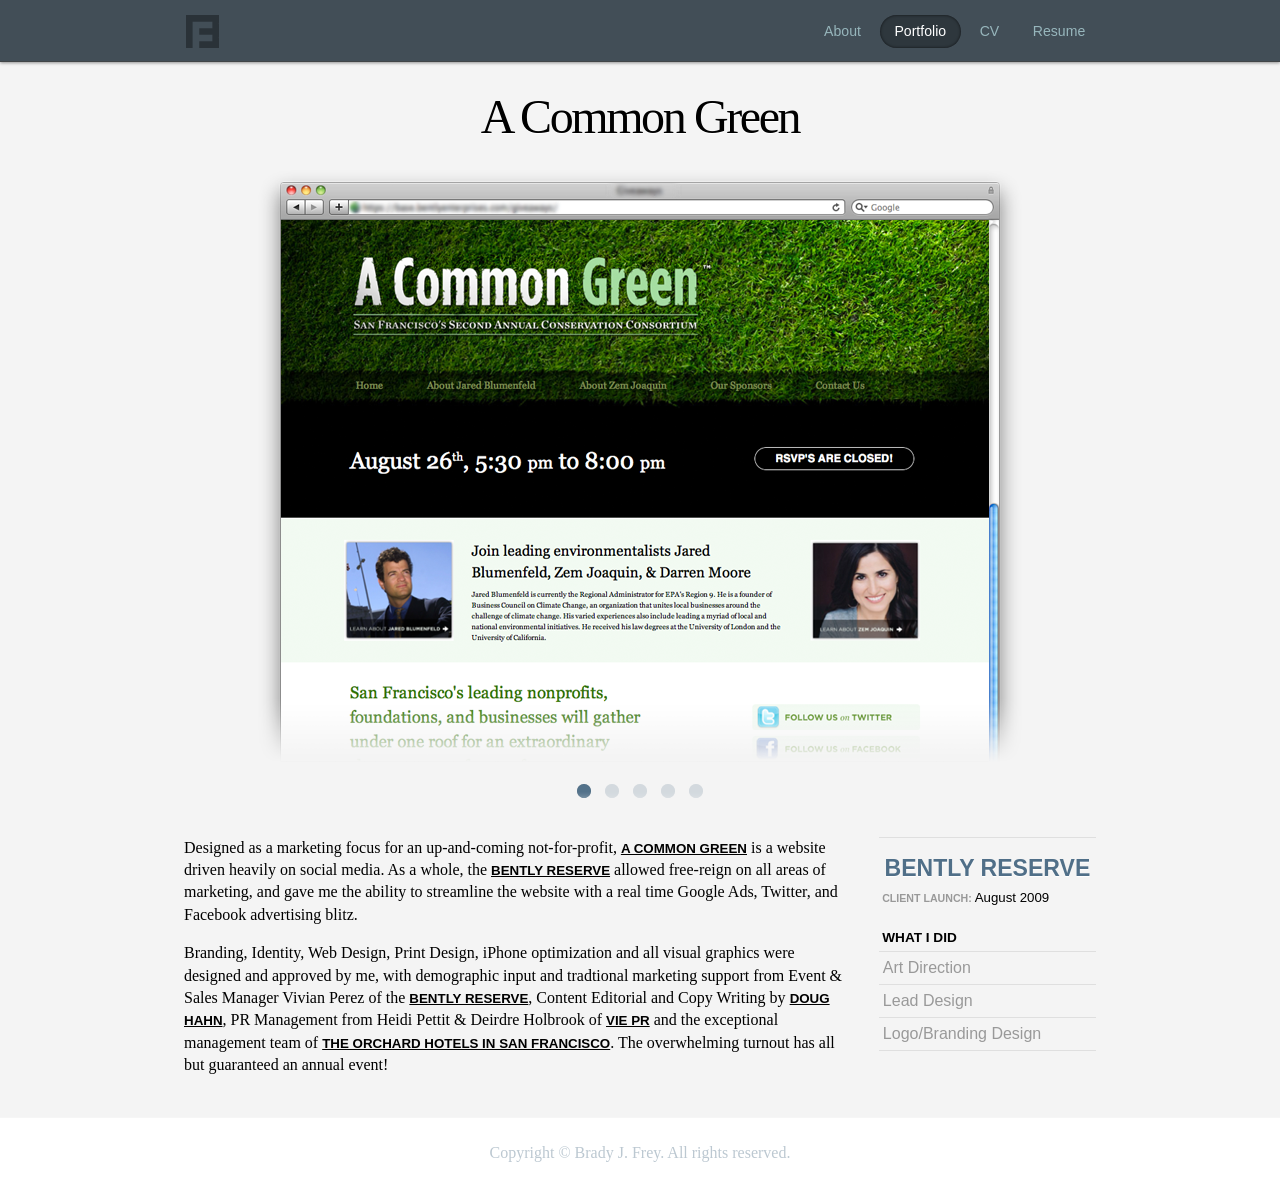
<file: portfolio/a-common-green.html>
<!DOCTYPE html>
<html lang="en">
<head>
    <meta name="Description" content="Hi, I’m Brady Frey. I'm an executive and philosophy postgraduate in the San Francisco Bay Area.">
    <meta name="Author" content="Brady J. Frey">
    <meta charset="UTF-8">
    <meta name="viewport" content="width=device-width, initial-scale=1, maximum-scale=1">
    <meta property="og:image" name="image" content="https://www.bradyjfrey.com/images/bjfogimage.jpg">
<title>A Common Green</title>
    <link rel="icon" type="image/png" sizes="16x16" href="../images/favicon16.png">
    <link rel="icon" type="image/png" sizes="32x32" href="../images/favicon32.png">
    <link rel="icon" type="image/png" sizes="96x96" href="../images/favicon96.png">
    <link rel="apple-touch-icon" type="image/png" sizes="76x76" href="../images/touch76.png">
    <link rel="apple-touch-icon" type="image/png" sizes="120x120" href="../images/touch120.png">
    <link rel="apple-touch-icon" type="image/png" sizes="152x152" href="../images/touch152.png">
    <link rel="apple-touch-icon" type="image/png" sizes="167x167" href="../images/touch167.png">
    <link rel="apple-touch-icon" type="image/png" sizes="180x180" href="../images/touch180.png">
    <link rel="stylesheet" type="text/css" media="screen" href="../style.css">
    <link rel="stylesheet" type="text/css" href="https://cloud.typography.com/7216232/7417832/css/fonts.css">
    <script src="../scripts/jquery.js"></script>
    <script src="../scripts/script.js"></script>
</head>
<body>
    <header>
        <nav>
            <h1><a href="../index.html">Brady J. Frey</a></h1>
            <ul>
                <li><a href="../about.html">About</a></li>
                <li id="current"><a href="../portfolio.html">Portfolio</a></li>
                <li><a href="../cv.html">CV</a></li>
                <li><a href="https://www.linkedin.com/in/bradyjfrey/">Resume</a></li>
            </ul>
        </nav>
    </header>

    <main>
        <h2>A Common Green</h2>

        <div id="gallery">
            <div id="slides">
                <div class="slide"><img src="../images_portfolio/ac1.png" alt="" width="960" height="643"></div>
                <div class="slide"><img src="../images_portfolio/ac2.png" alt="" width="960" height="643"></div>
                <div class="slide"><img src="../images_portfolio/acglogo.png" alt="" width="960" height="643"></div>
                <div class="slide"><img src="../images_portfolio/acgiconography.png" alt="" width="960" height="643"></div>
                <div class="slide"><img src="../images_portfolio/acgteaser.png" alt="" width="960" height="643"></div>
            </div>
           <div id="menu">
                <ul>
                    <li class="menuItem"><a href="" title=""><img src="../images/bullet.svg" alt="" width="14" height="14"></a></li><li class="menuItem"><a href="" title=""><img src="../images/bullet.svg" alt="" width="14" height="14"></a></li><li class="menuItem"><a href="" title=""><img src="../images/bullet.svg" alt="" width="14" height="14"></a></li><li class="menuItem"><a href="" title=""><img src="../images/bullet.svg" alt="" width="14" height="14"></a></li><li class="menuItem"><a href="" title=""><img src="../images/bullet.svg" alt="" width="14" height="14"></a></li>

                </ul>
            </div>
        </div>

        <article>
            <aside class="portdeets">
                <h3>Bently Reserve</h3>
                <h5><strong>Client Launch:</strong> August 2009</h5>
                <dl>
                    <dt>What I did</dt>
                    <dd>Art Direction</dd>
                    <dd>Lead Design</dd>
                    <dd>Logo/Branding Design</dd>
                </dl>
            </aside>
        
            <section class="portdesc">
                <p>Designed as a marketing focus for an up-and-coming not-for-profit, <a href="http://acommongreen.com">A Common Green</a> is a website driven heavily on social media. As a whole, the <a href="http://bentlyreserve.com">Bently Reserve</a> allowed free-reign on all areas of marketing, and gave me the ability to streamline the website with a real time Google Ads, Twitter, and Facebook advertising blitz.</p>
                <p>Branding, Identity, Web Design, Print Design, iPhone optimization and all visual graphics were designed and approved by me, with demographic input and tradtional marketing support from Event &amp; Sales Manager Vivian Perez of the <a href="http://bentlyreserve.com">Bently Reserve</a>, Content Editorial and Copy Writing by <a href="http://doughahn.net">Doug Hahn</a>, PR Management from Heidi Pettit &amp; Deirdre Holbrook of <a href="http://viebungalow.com/about_main.html">Vie PR</a> and the exceptional management team of <a href="http://www.theorchardhotels.com/">The Orchard Hotels in San Francisco</a>. The overwhelming turnout has all but guaranteed an annual event!</p>
            </section>
        </article>
    </main>

    <footer>
        <p>Copyright &copy; Brady J. Frey. All rights reserved.</p>
    </footer>
    <!-- Google tag (gtag.js) -->
    <script async src="https://www.googletagmanager.com/gtag/js?id=UA-4484730-1"></script>
    <script>
      window.dataLayer = window.dataLayer || [];
      function gtag(){dataLayer.push(arguments);}
      gtag('js', new Date());

      gtag('config', 'UA-4484730-1');
    </script>
</body>
</html>
</file>
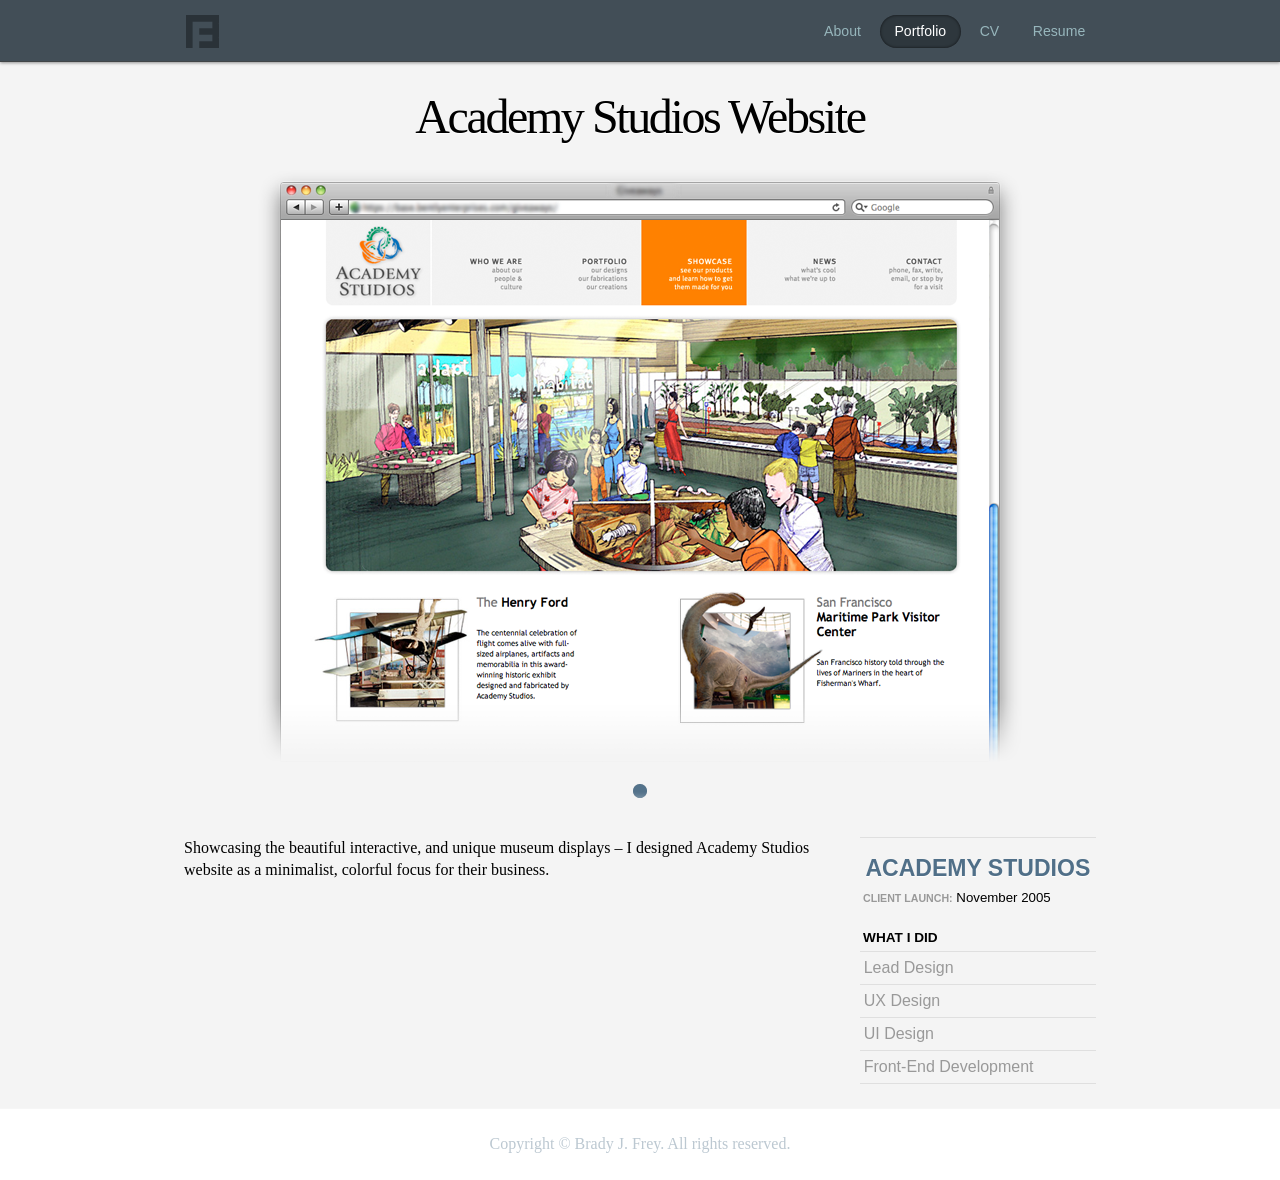
<file: portfolio/academy-studios-website.html>
<!DOCTYPE html>
<html lang="en">
<head>
    <meta name="Description" content="Hi, I’m Brady Frey. I'm an executive and philosophy postgraduate in the San Francisco Bay Area.">
    <meta name="Author" content="Brady J. Frey">
    <meta charset="UTF-8">
    <meta name="viewport" content="width=device-width, initial-scale=1, maximum-scale=1">
    <meta property="og:image" name="image" content="https://www.bradyjfrey.com/images/bjfogimage.jpg">
<title>Academy Studios Website</title>
    <link rel="icon" type="image/png" sizes="16x16" href="../images/favicon16.png">
    <link rel="icon" type="image/png" sizes="32x32" href="../images/favicon32.png">
    <link rel="icon" type="image/png" sizes="96x96" href="../images/favicon96.png">
    <link rel="apple-touch-icon" type="image/png" sizes="76x76" href="../images/touch76.png">
    <link rel="apple-touch-icon" type="image/png" sizes="120x120" href="../images/touch120.png">
    <link rel="apple-touch-icon" type="image/png" sizes="152x152" href="../images/touch152.png">
    <link rel="apple-touch-icon" type="image/png" sizes="167x167" href="../images/touch167.png">
    <link rel="apple-touch-icon" type="image/png" sizes="180x180" href="../images/touch180.png">
    <link rel="stylesheet" type="text/css" media="screen" href="../style.css">
    <link rel="stylesheet" type="text/css" href="https://cloud.typography.com/7216232/7417832/css/fonts.css">
    <script src="../scripts/jquery.js"></script>
    <script src="../scripts/script.js"></script>
</head>
<body>
    <header>
        <nav>
            <h1><a href="../index.html">Brady J. Frey</a></h1>
            <ul>
                <li><a href="../about.html">About</a></li>
                <li id="current"><a href="../portfolio.html">Portfolio</a></li>
                <li><a href="../cv.html">CV</a></li>
                <li><a href="https://www.linkedin.com/in/bradyjfrey/">Resume</a></li>
            </ul>
        </nav>
    </header>

    <main>
        <h2>Academy Studios Website</h2>

        <div id="gallery">
            <div id="slides">
                <div class="slide"><img src="../images_portfolio/academy.png" alt="" width="960" height="643"></div>
            </div>
           <div id="menu">
                <ul>
                    <li class="menuItem"><a href="" title=""><img src="../images/bullet.svg" alt="" width="14" height="14"></a></li>
                </ul>
            </div>
        </div>

        <article>
            <aside class="portdeets">
                <h3>Academy Studios</h3>
                <h5><strong>Client Launch:</strong> November 2005</h5>
                <dl>
                    <dt>What I did</dt>
                    <dd>Lead Design</dd>
                    <dd>UX Design</dd
                    ><dd>UI Design</dd>
                    <dd>Front-End Development</dd>
                </dl>
            </aside>

            <section class="portdesc">
                <p>Showcasing the beautiful interactive, and unique museum displays &#8211; I designed Academy Studios website as a minimalist, colorful focus for their business.</p>
            </section>
        </article>
    </main>

    <footer>
        <p>Copyright &copy; Brady J. Frey. All rights reserved.</p>
    </footer>
    <!-- Google tag (gtag.js) -->
    <script async src="https://www.googletagmanager.com/gtag/js?id=UA-4484730-1"></script>
    <script>
      window.dataLayer = window.dataLayer || [];
      function gtag(){dataLayer.push(arguments);}
      gtag('js', new Date());

      gtag('config', 'UA-4484730-1');
    </script>
</body>
</html>
</file>
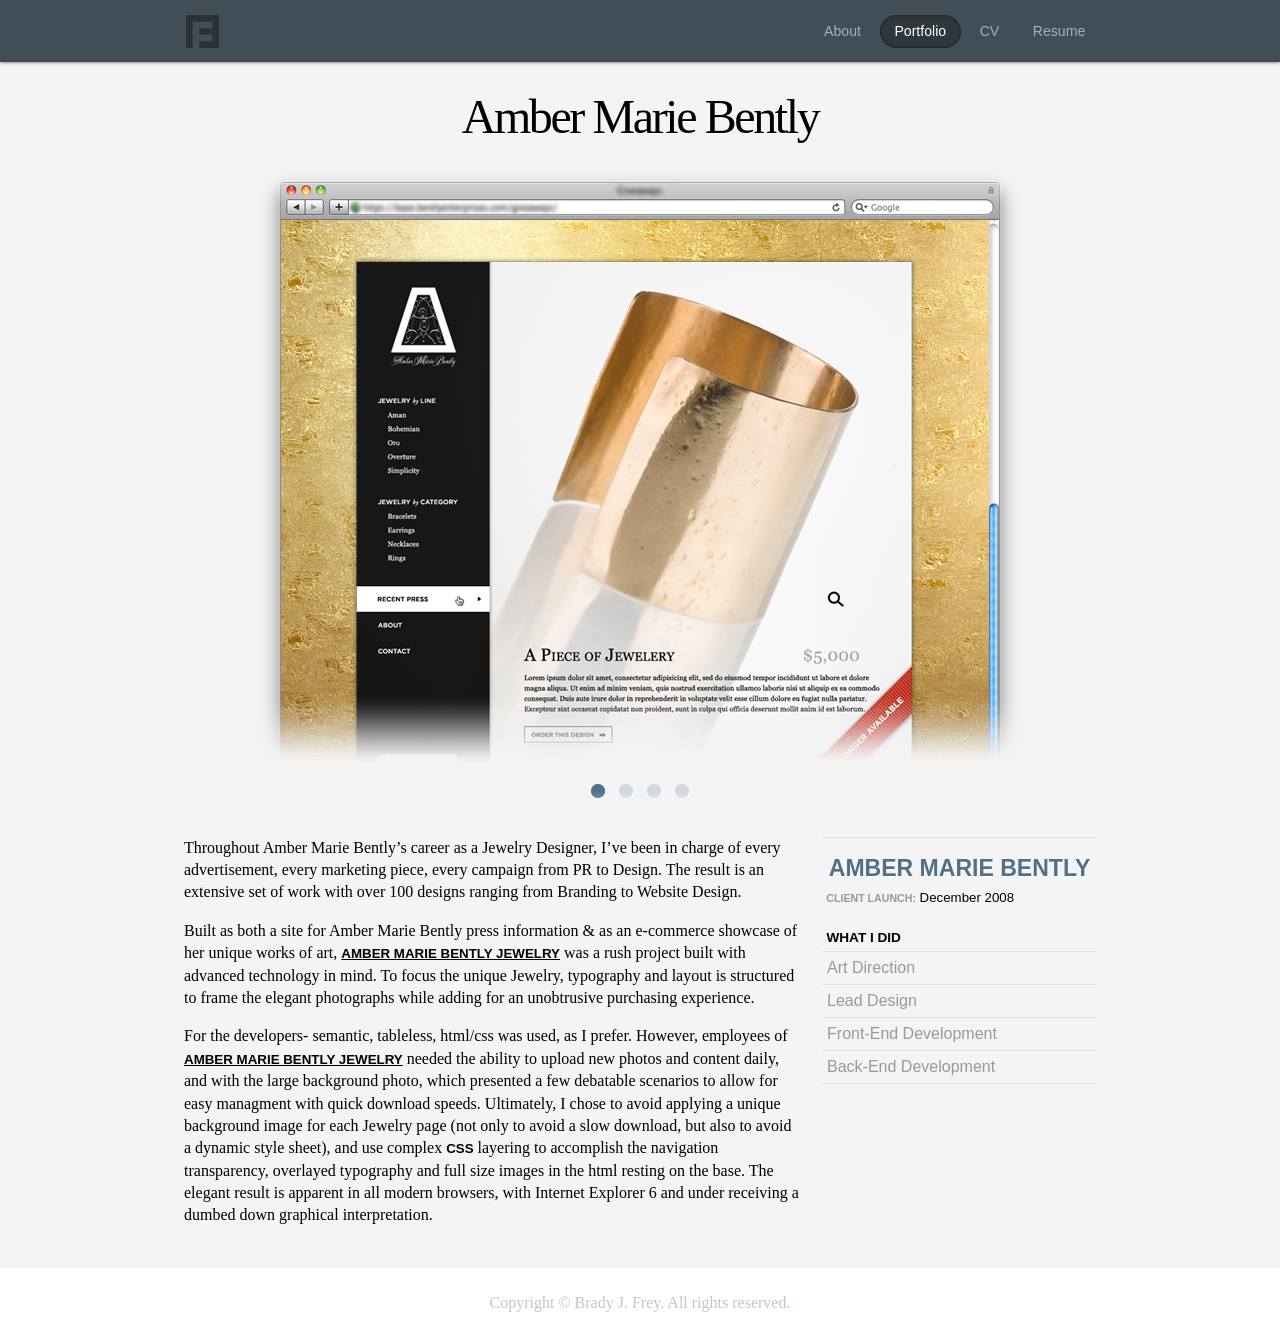
<file: portfolio/amber-marie-bently.html>
<!DOCTYPE html>
<html lang="en">
<head>
    <meta name="Description" content="Hi, I’m Brady Frey. I'm an executive and philosophy postgraduate in the San Francisco Bay Area.">
    <meta name="Author" content="Brady J. Frey">
    <meta charset="UTF-8">
    <meta name="viewport" content="width=device-width, initial-scale=1, maximum-scale=1">
    <meta property="og:image" name="image" content="https://www.bradyjfrey.com/images/bjfogimage.jpg">
<title>Amber Marie Bently</title>
    <link rel="icon" type="image/png" sizes="16x16" href="../images/favicon16.png">
    <link rel="icon" type="image/png" sizes="32x32" href="../images/favicon32.png">
    <link rel="icon" type="image/png" sizes="96x96" href="../images/favicon96.png">
    <link rel="apple-touch-icon" type="image/png" sizes="76x76" href="../images/touch76.png">
    <link rel="apple-touch-icon" type="image/png" sizes="120x120" href="../images/touch120.png">
    <link rel="apple-touch-icon" type="image/png" sizes="152x152" href="../images/touch152.png">
    <link rel="apple-touch-icon" type="image/png" sizes="167x167" href="../images/touch167.png">
    <link rel="apple-touch-icon" type="image/png" sizes="180x180" href="../images/touch180.png">
    <link rel="stylesheet" type="text/css" media="screen" href="../style.css">
    <link rel="stylesheet" type="text/css" href="https://cloud.typography.com/7216232/7417832/css/fonts.css">
    <script src="../scripts/jquery.js"></script>
    <script src="../scripts/script.js"></script>
</head>
<body>
    <header>
        <nav>
            <h1><a href="../index.html">Brady J. Frey</a></h1>
            <ul>
                <li><a href="../about.html">About</a></li>
                <li id="current"><a href="../portfolio.html">Portfolio</a></li>
                <li><a href="../cv.html">CV</a></li>
                <li><a href="https://www.linkedin.com/in/bradyjfrey/">Resume</a></li>
            </ul>
        </nav>
    </header>

    <main>
        <h2>Amber Marie Bently</h2>

        <div id="gallery">
            <div id="slides">
                <div class="slide"><img src="../images_portfolio/ambwebsite.png" alt="" width="960" height="643"></div>
                <div class="slide"><img src="../images_portfolio/ambbroc.png" alt="" width="960" height="643"></div>
                <div class="slide"><img src="../images_portfolio/ambad.png" alt="" width="960" height="643"></div>
                <div class="slide"><img src="../images_portfolio/ambadwhite.png" alt="" width="960" height="643"></div>
            </div>
           <div id="menu">
                <ul>
                    <li class="menuItem"><a href="" title=""><img src="../images/bullet.svg" alt="" width="14" height="14"></a></li><li class="menuItem"><a href="" title=""><img src="../images/bullet.svg" alt="" width="14" height="14"></a></li><li class="menuItem"><a href="" title=""><img src="../images/bullet.svg" alt="" width="14" height="14"></a></li><li class="menuItem"><a href="" title=""><img src="../images/bullet.svg" alt="" width="14" height="14"></a></li>
                </ul>
            </div>
        </div>

        <article>
            <aside class="portdeets">
                <h3>Amber Marie Bently</h3>
                <h5><strong>Client Launch:</strong> December 2008</h5>
                <dl>
                    <dt>What I did</dt>
                    <dd>Art Direction</dd><dd>Lead Design</dd><dd>Front-End Development</dd><dd>Back-End Development</dd>            </dl>
            </aside>

            <section class="portdesc">
                <p>Throughout Amber Marie Bently&#8217;s career as a Jewelry Designer, I&#8217;ve been in charge of every advertisement, every marketing piece, every campaign from PR to Design. The result is an extensive set of work with over 100 designs ranging from Branding to Website Design.</p>
                <p>Built as both a site for Amber Marie Bently press information &amp; as an e-commerce showcase of her unique works of art, <a href="http://ambermariebently.com">Amber Marie Bently Jewelry</a> was a rush project built with advanced technology in mind. To focus the unique Jewelry, typography and layout is structured to frame the elegant photographs while adding for an unobtrusive purchasing experience.</p>
                <p>For the developers- semantic, tableless, html/css was used, as I prefer. However, employees of <a href="http://ambermariebently.com">Amber Marie Bently Jewelry</a> needed the ability to upload new photos and content daily, and with the large background photo, which presented a few debatable scenarios to allow for easy managment with quick download speeds. Ultimately, I chose to avoid applying a unique background image for each Jewelry page (not only to avoid a slow download, but also to avoid a dynamic style sheet), and use complex <span class="caps">CSS</span> layering to accomplish the navigation transparency, overlayed typography and full size images in the html resting on the base. The elegant result is apparent in all modern browsers, with Internet Explorer 6 and under receiving a dumbed down graphical interpretation.</p>
            </section>
        </article>
    </main>

    <footer>
        <p>Copyright &copy; Brady J. Frey. All rights reserved.</p>
    </footer>
    <!-- Google tag (gtag.js) -->
    <script async src="https://www.googletagmanager.com/gtag/js?id=UA-4484730-1"></script>
    <script>
      window.dataLayer = window.dataLayer || [];
      function gtag(){dataLayer.push(arguments);}
      gtag('js', new Date());

      gtag('config', 'UA-4484730-1');
    </script>
</body>
</html>
</file>
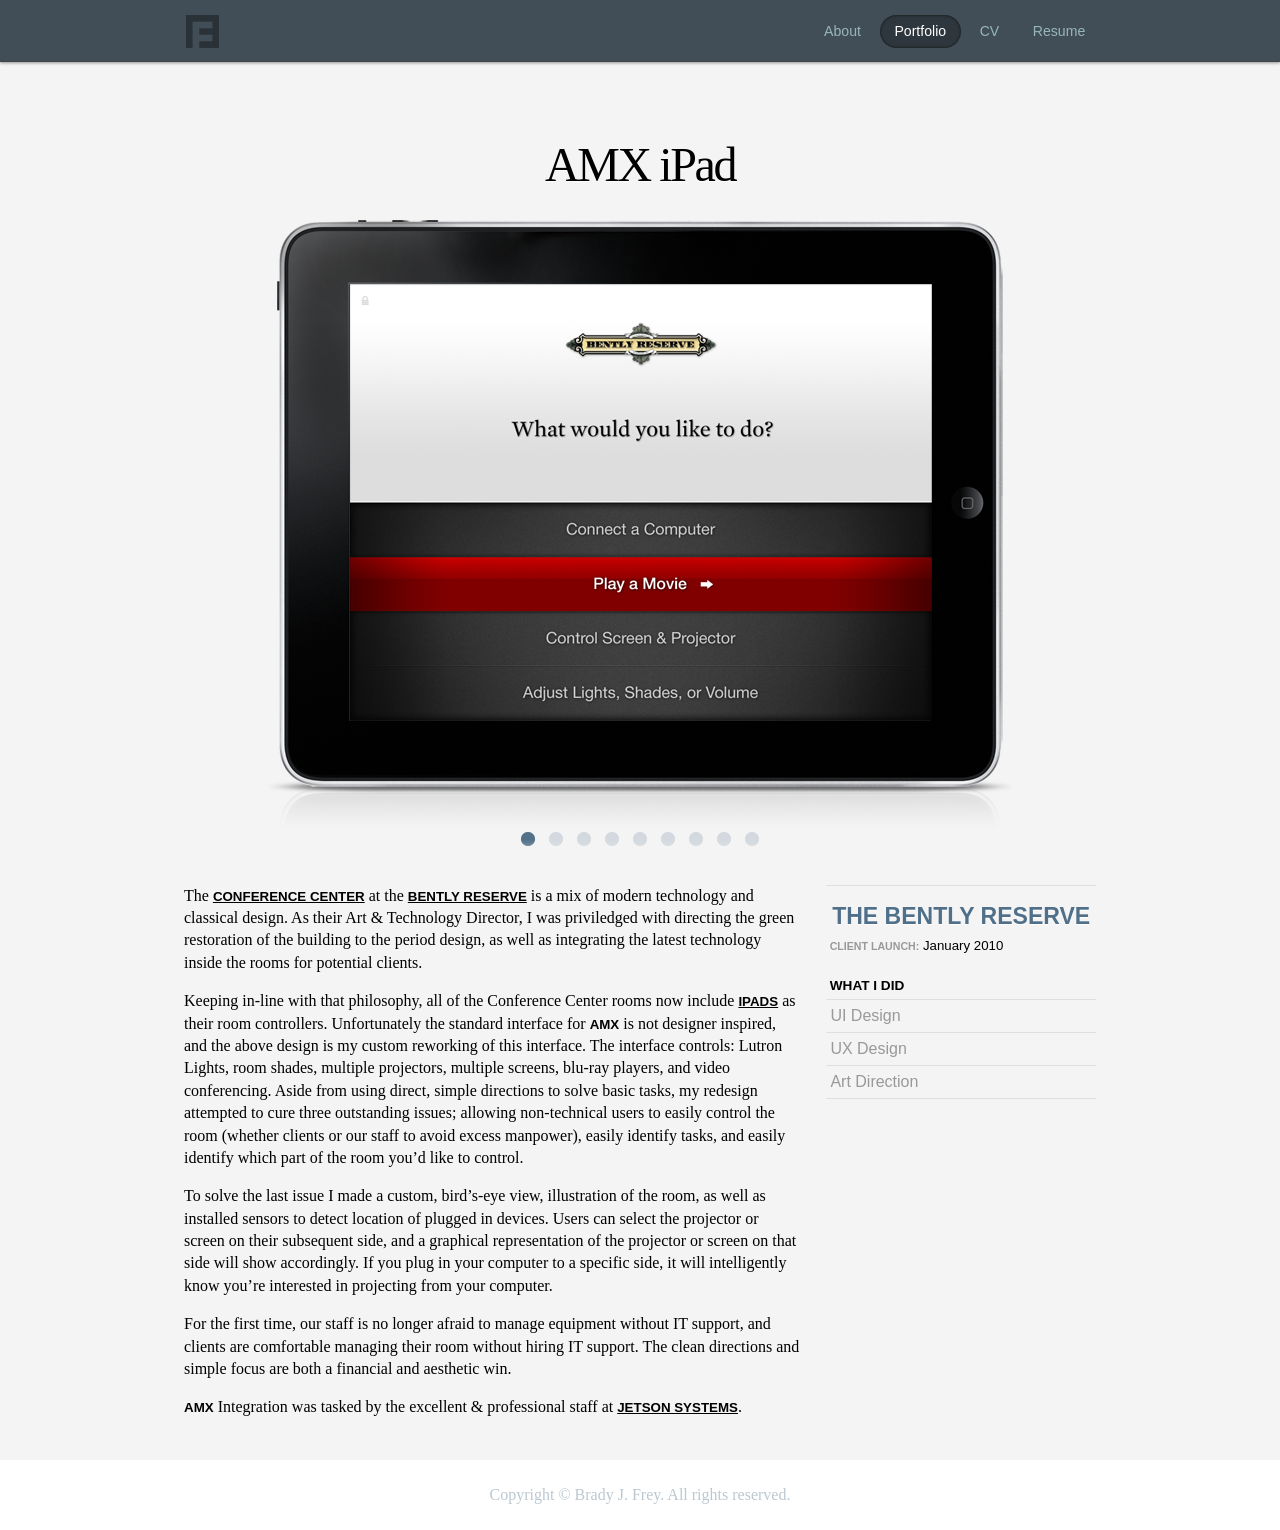
<file: portfolio/amx-ipad.html>
<!DOCTYPE html>
<html lang="en">
<head>
    <meta name="Description" content="Hi, I’m Brady Frey. I'm an executive and philosophy postgraduate in the San Francisco Bay Area.">
    <meta name="Author" content="Brady J. Frey">
    <meta charset="UTF-8">
    <meta name="viewport" content="width=device-width, initial-scale=1, maximum-scale=1">
    <meta property="og:image" name="image" content="https://www.bradyjfrey.com/images/bjfogimage.jpg">
<title>AMX iPad</title>
    <link rel="icon" type="image/png" sizes="16x16" href="../images/favicon16.png">
    <link rel="icon" type="image/png" sizes="32x32" href="../images/favicon32.png">
    <link rel="icon" type="image/png" sizes="96x96" href="../images/favicon96.png">
    <link rel="apple-touch-icon" type="image/png" sizes="76x76" href="../images/touch76.png">
    <link rel="apple-touch-icon" type="image/png" sizes="120x120" href="../images/touch120.png">
    <link rel="apple-touch-icon" type="image/png" sizes="152x152" href="../images/touch152.png">
    <link rel="apple-touch-icon" type="image/png" sizes="167x167" href="../images/touch167.png">
    <link rel="apple-touch-icon" type="image/png" sizes="180x180" href="../images/touch180.png">
    <link rel="stylesheet" type="text/css" media="screen" href="../style.css">
    <link rel="stylesheet" type="text/css" href="https://cloud.typography.com/7216232/7417832/css/fonts.css">
    <script src="../scripts/jquery.js"></script>
    <script src="../scripts/script.js"></script>
</head>
<body>
    <header>
        <nav>
            <h1><a href="../index.html">Brady J. Frey</a></h1>
            <ul>
                <li><a href="../about.html">About</a></li>
                <li id="current"><a href="../portfolio.html">Portfolio</a></li>
                <li><a href="../cv.html">CV</a></li>
                <li><a href="https://www.linkedin.com/in/bradyjfrey/">Resume</a></li>
            </ul>
        </nav>
    </header>

    <main>
        <h2 class="slideh">AMX iPad</h2>

        <div id="gallery">
            <div id="slides">
                <div class="slide"><img src="../images_portfolio/tshome.png" alt="" width="960" height="643"></div>
                <div class="slide"><img src="../images_portfolio/tscomp.png" alt="" width="960" height="643"></div>
                <div class="slide"><img src="../images_portfolio/tsapollo.png" alt="" width="960" height="643"></div>
                <div class="slide"><img src="../images_portfolio/tslights.png" alt="" width="960" height="643"></div>
                <div class="slide"><img src="../images_portfolio/tspermis.png" alt="" width="960" height="643"></div>
                <div class="slide"><img src="../images_portfolio/tswarn.png" alt="" width="960" height="643"></div>
                <div class="slide"><img src="../images_portfolio/1322856272ipad.controller.1.jpg" alt="" width="960" height="643"></div>
                <div class="slide"><img src="../images_portfolio/ipad.controller.2.jpg" alt="" width="960" height="643"></div>
                <div class="slide"><img src="../images_portfolio/ipad.controller.3.jpg" alt="" width="960" height="643"></div>
            </div>
           <div id="menu">
                <ul>
                    <li class="menuItem"><a href="" title=""><img src="../images/bullet.svg" alt="" width="14" height="14"></a></li><li class="menuItem"><a href="" title=""><img src="../images/bullet.svg" alt="" width="14" height="14"></a></li><li class="menuItem"><a href="" title=""><img src="../images/bullet.svg" alt="" width="14" height="14"></a></li><li class="menuItem"><a href="" title=""><img src="../images/bullet.svg" alt="" width="14" height="14"></a></li><li class="menuItem"><a href="" title=""><img src="../images/bullet.svg" alt="" width="14" height="14"></a></li><li class="menuItem"><a href="" title=""><img src="../images/bullet.svg" alt="" width="14" height="14"></a></li><li class="menuItem"><a href="" title=""><img src="../images/bullet.svg" alt="" width="14" height="14"></a></li><li class="menuItem"><a href="" title=""><img src="../images/bullet.svg" alt="" width="14" height="14"></a></li><li class="menuItem"><a href="" title=""><img src="../images/bullet.svg" alt="" width="14" height="14"></a></li>
                </ul>
            </div>
        </div>

        <article>
            <aside class="portdeets">
                <h3>The Bently Reserve</h3>
                <h5><strong>Client Launch:</strong> January 2010</h5>
                <dl>
                    <dt>What I did</dt>
                    <dd>UI Design</dd>
                    <dd>UX Design</dd>
                    <dd>Art Direction</dd>
                </dl>
            </aside>
            
            <section class="portdesc">
                <p>The <a href="http://bentlyreserve.com/conferences.html">Conference Center</a> at the <a href="http://bentlyreserve.com">Bently Reserve</a> is a mix of modern technology and classical design. As their Art &amp; Technology Director, I was priviledged with directing the green restoration of the building to the period design, as well as integrating the latest technology inside the rooms for potential clients.</p>
                <p>Keeping in-line with that philosophy, all of the Conference Center rooms now include <a href="http://www.apple.com/ipad/">iPads</a> as their room controllers. Unfortunately the standard interface for <span class="caps">AMX</span> is not designer inspired, and the above design is my custom reworking of this interface. The interface controls: Lutron Lights, room shades, multiple projectors, multiple screens, blu-ray players, and video conferencing. Aside from using direct, simple directions to solve basic tasks, my redesign attempted to cure three outstanding issues; allowing non-technical users to easily control the room (whether clients or our staff to avoid excess manpower), easily identify tasks, and easily identify which part of the room you’d like to control.</p>
                <p>To solve the last issue I made a custom, bird’s-eye view, illustration of the room, as well as installed sensors to detect location of plugged in devices. Users can select the projector or screen on their subsequent side, and a graphical representation of the projector or screen on that side will show accordingly. If you plug in your computer to a specific side, it will intelligently know you’re interested in projecting from your computer.</p>
                <p>For the first time, our staff is no longer afraid to manage equipment without IT support, and clients are comfortable managing their room without hiring IT support. The clean directions and simple focus are both a financial and aesthetic win.</p>
                <p><span>AMX</span> Integration was tasked by the excellent &amp; professional staff at <a href="http://www.jetsonsys.com/">Jetson Systems</a>.</p>
            </section>
        </article>
    </main>

    <footer>
        <p>Copyright &copy; Brady J. Frey. All rights reserved.</p>
    </footer>
    <!-- Google tag (gtag.js) -->
    <script async src="https://www.googletagmanager.com/gtag/js?id=UA-4484730-1"></script>
    <script>
      window.dataLayer = window.dataLayer || [];
      function gtag(){dataLayer.push(arguments);}
      gtag('js', new Date());

      gtag('config', 'UA-4484730-1');
    </script>
</body>
</html>
</file>
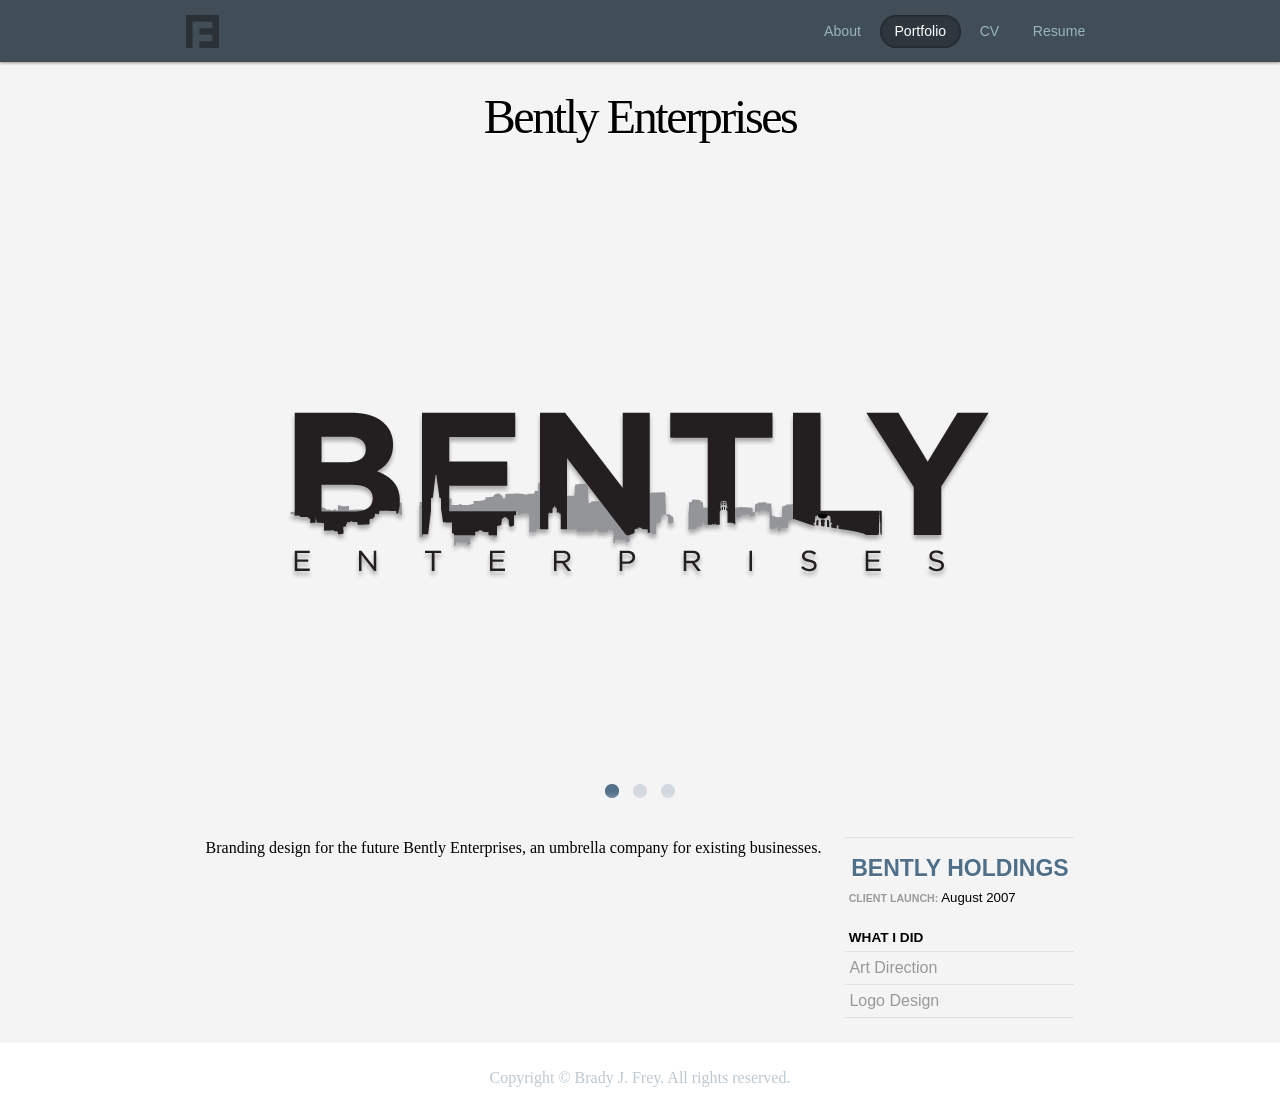
<file: portfolio/bently-enterprises.html>
<!DOCTYPE html>
<html lang="en">
<head>
    <meta name="Description" content="Hi, I’m Brady Frey. I'm an executive and philosophy postgraduate in the San Francisco Bay Area.">
    <meta name="Author" content="Brady J. Frey">
    <meta charset="UTF-8">
    <meta name="viewport" content="width=device-width, initial-scale=1, maximum-scale=1">
    <meta property="og:image" name="image" content="https://www.bradyjfrey.com/images/bjfogimage.jpg">
<title>Bently Enterprises</title>
    <link rel="icon" type="image/png" sizes="16x16" href="../images/favicon16.png">
    <link rel="icon" type="image/png" sizes="32x32" href="../images/favicon32.png">
    <link rel="icon" type="image/png" sizes="96x96" href="../images/favicon96.png">
    <link rel="apple-touch-icon" type="image/png" sizes="76x76" href="../images/touch76.png">
    <link rel="apple-touch-icon" type="image/png" sizes="120x120" href="../images/touch120.png">
    <link rel="apple-touch-icon" type="image/png" sizes="152x152" href="../images/touch152.png">
    <link rel="apple-touch-icon" type="image/png" sizes="167x167" href="../images/touch167.png">
    <link rel="apple-touch-icon" type="image/png" sizes="180x180" href="../images/touch180.png">
    <link rel="stylesheet" type="text/css" media="screen" href="../style.css">
    <link rel="stylesheet" type="text/css" href="https://cloud.typography.com/7216232/7417832/css/fonts.css">
    <script src="../scripts/jquery.js"></script>
    <script src="../scripts/script.js"></script>
</head>
<body>
    <header>
        <nav>
            <h1><a href="../index.html">Brady J. Frey</a></h1>
            <ul>
                <li><a href="../about.html">About</a></li>
                <li id="current"><a href="../portfolio.html">Portfolio</a></li>
                <li><a href="../cv.html">CV</a></li>
                <li><a href="https://www.linkedin.com/in/bradyjfrey/">Resume</a></li>
            </ul>
        </nav>
    </header>

    <main>
        <h2>Bently Enterprises</h2>

        <div id="gallery">
            <div id="slides">
                <div class="slide"><img src="../images_portfolio/be1.png" alt="" width="960" height="643"></div>
                <div class="slide"><img src="../images_portfolio/be2.png" alt="" width="960" height="643"></div>
                <div class="slide"><img src="../images_portfolio/be3.png" alt="" width="960" height="643"></div>
            </div>
           <div id="menu">
                <ul>
                    <li class="menuItem"><a href="" title=""><img src="../images/bullet.svg" alt="" width="14" height="14"></a></li><li class="menuItem"><a href="" title=""><img src="../images/bullet.svg" alt="" width="14" height="14"></a></li><li class="menuItem"><a href="" title=""><img src="../images/bullet.svg" alt="" width="14" height="14"></a></li>
                </ul>
            </div>
        </div>

        <article>
            <aside class="portdeets">
                <h3>Bently Holdings</h3>
                <h5><strong>Client Launch:</strong> August 2007</h5>
                <dl>
                    <dt>What I did</dt>
                    <dd>Art Direction</dd>
                    <dd>Logo Design</dd>
                </dl>
            </aside>
 
             <section class="portdesc">
                <p>Branding design for the future Bently Enterprises, an umbrella company for existing businesses.</p> 
            </section>
        </article>
    </main>

    <footer>
        <p>Copyright &copy; Brady J. Frey. All rights reserved.</p>
    </footer>
    <!-- Google tag (gtag.js) -->
    <script async src="https://www.googletagmanager.com/gtag/js?id=UA-4484730-1"></script>
    <script>
      window.dataLayer = window.dataLayer || [];
      function gtag(){dataLayer.push(arguments);}
      gtag('js', new Date());

      gtag('config', 'UA-4484730-1');
    </script>
</body>
</html>
</file>
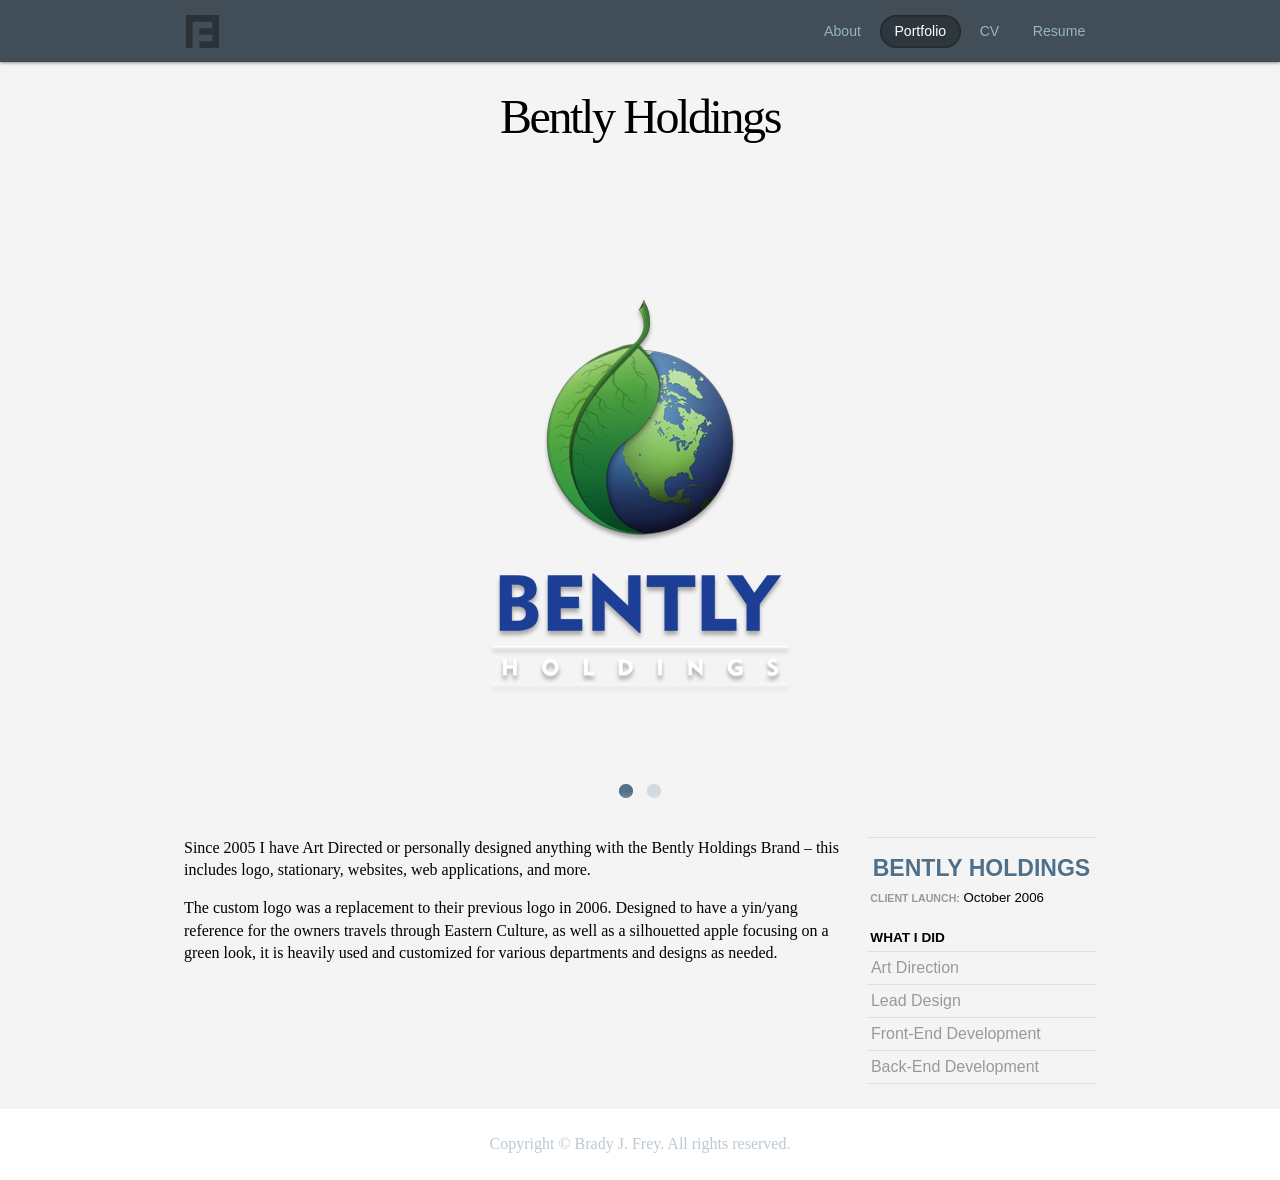
<file: portfolio/bently-holdings.html>
<!DOCTYPE html>
<html lang="en">
<head>
    <meta name="Description" content="Hi, I’m Brady Frey. I'm an executive and philosophy postgraduate in the San Francisco Bay Area.">
    <meta name="Author" content="Brady J. Frey">
    <meta charset="UTF-8">
    <meta name="viewport" content="width=device-width, initial-scale=1, maximum-scale=1">
    <meta property="og:image" name="image" content="https://www.bradyjfrey.com/images/bjfogimage.jpg">
<title>Bently Holdings</title>
    <link rel="icon" type="image/png" sizes="16x16" href="../images/favicon16.png">
    <link rel="icon" type="image/png" sizes="32x32" href="../images/favicon32.png">
    <link rel="icon" type="image/png" sizes="96x96" href="../images/favicon96.png">
    <link rel="apple-touch-icon" type="image/png" sizes="76x76" href="../images/touch76.png">
    <link rel="apple-touch-icon" type="image/png" sizes="120x120" href="../images/touch120.png">
    <link rel="apple-touch-icon" type="image/png" sizes="152x152" href="../images/touch152.png">
    <link rel="apple-touch-icon" type="image/png" sizes="167x167" href="../images/touch167.png">
    <link rel="apple-touch-icon" type="image/png" sizes="180x180" href="../images/touch180.png">
    <link rel="stylesheet" type="text/css" media="screen" href="../style.css">
    <link rel="stylesheet" type="text/css" href="https://cloud.typography.com/7216232/7417832/css/fonts.css">
    <script src="../scripts/jquery.js"></script>
    <script src="../scripts/script.js"></script>
</head>
<body>
    <header>
        <nav>
            <h1><a href="../index.html">Brady J. Frey</a></h1>
            <ul>
                <li><a href="../about.html">About</a></li>
                <li id="current"><a href="../portfolio.html">Portfolio</a></li>
                <li><a href="../cv.html">CV</a></li>
                <li><a href="https://www.linkedin.com/in/bradyjfrey/">Resume</a></li>
            </ul>
        </nav>
    </header>

    <main>
        <h2>Bently Holdings</h2>

        <div id="gallery">
            <div id="slides">
                <div class="slide"><img src="../images_portfolio/bhlogo.png" alt="" width="960" height="643"></div>
                <div class="slide"><img src="../images_portfolio/bhcaweb.png" alt="" width="960" height="643"></div>
            </div>
           <div id="menu">
                <ul>
                    <li class="menuItem"><a href="" title=""><img src="../images/bullet.svg" alt="" width="14" height="14"></a></li><li class="menuItem"><a href="" title=""><img src="../images/bullet.svg" alt="" width="14" height="14"></a></li>
                </ul>
            </div>
        </div>

        <article>
            <aside class="portdeets">
                <h3>Bently Holdings</h3>
                <h5><strong>Client Launch:</strong> October 2006</h5>
                <dl>
                    <dt>What I did</dt>
                    <dd>Art Direction</dd>
                    <dd>Lead Design</dd>
                    <dd>Front-End Development</dd>
                    <dd>Back-End Development</dd>
                </dl>
            </aside>

            <section class="portdesc">
                <p>Since 2005 I have Art Directed or personally designed anything with the Bently Holdings Brand &#8211; this includes logo, stationary, websites, web applications, and more. </p>
                <p>The custom logo was a replacement to their previous logo in 2006. Designed to have a yin/yang reference for the owners travels through Eastern Culture, as well as a silhouetted apple focusing on a green look, it is heavily used and customized for various departments and designs as needed.</p>
            </section>
        </article>
    </main>

    <footer>
        <p>Copyright &copy; Brady J. Frey. All rights reserved.</p>
    </footer>
    <!-- Google tag (gtag.js) -->
    <script async src="https://www.googletagmanager.com/gtag/js?id=UA-4484730-1"></script>
    <script>
      window.dataLayer = window.dataLayer || [];
      function gtag(){dataLayer.push(arguments);}
      gtag('js', new Date());

      gtag('config', 'UA-4484730-1');
    </script>
</body>
</html>
</file>
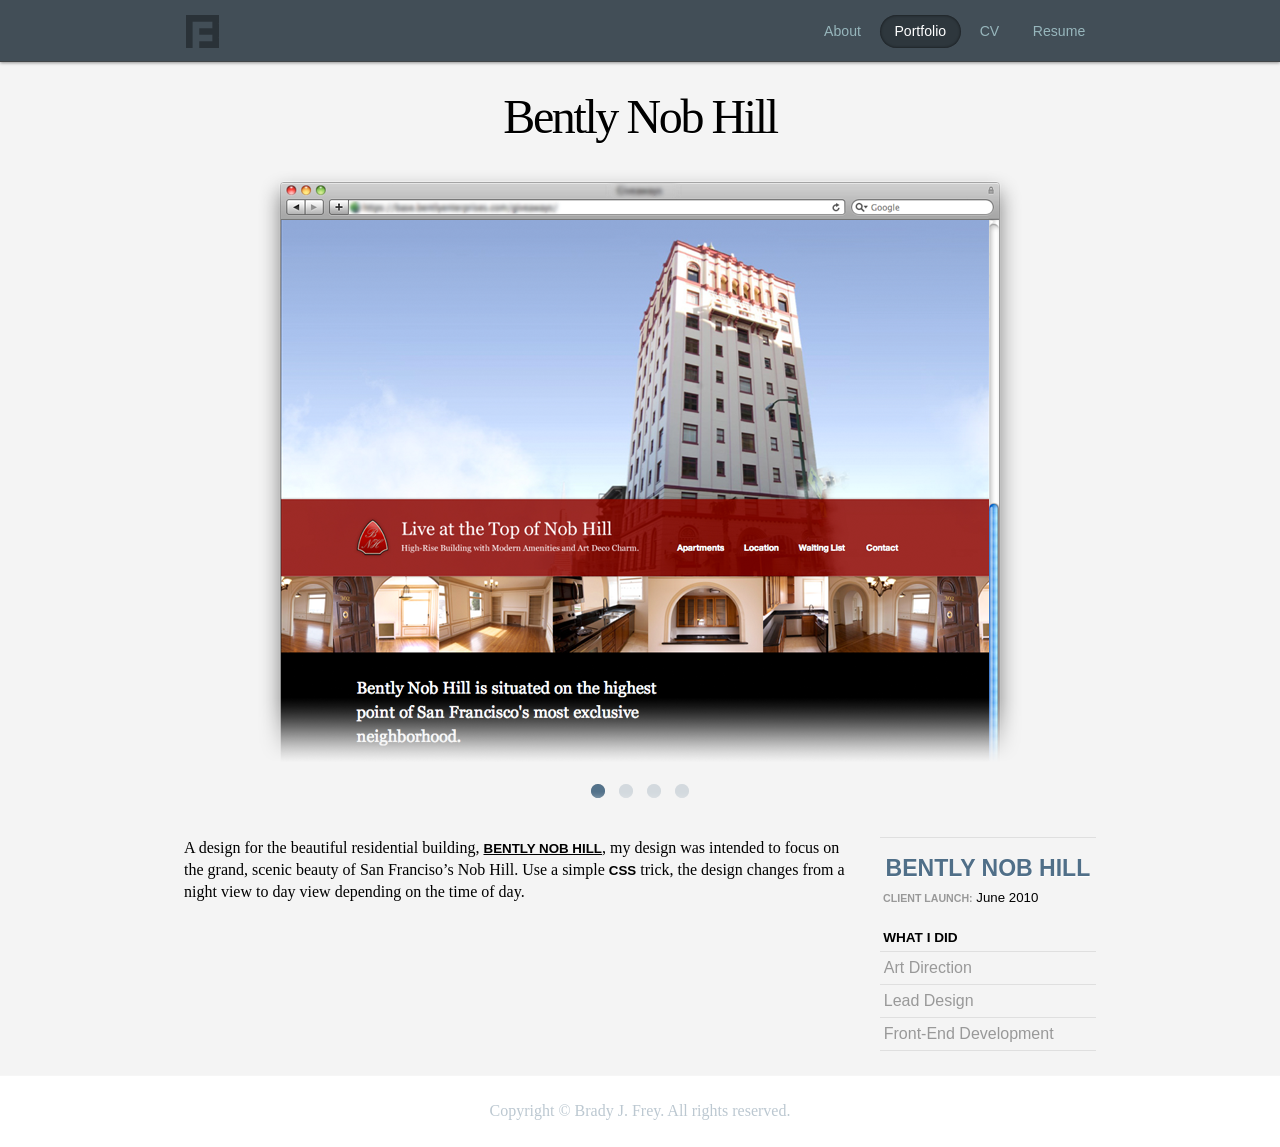
<file: portfolio/bently-nob-hill.html>
<!DOCTYPE html>
<html lang="en">
<head>
    <meta name="Description" content="Hi, I’m Brady Frey. I'm an executive and philosophy postgraduate in the San Francisco Bay Area.">
    <meta name="Author" content="Brady J. Frey">
    <meta charset="UTF-8">
    <meta name="viewport" content="width=device-width, initial-scale=1, maximum-scale=1">
    <meta property="og:image" name="image" content="https://www.bradyjfrey.com/images/bjfogimage.jpg">
<title>Bently Nob Hill</title>
    <link rel="icon" type="image/png" sizes="16x16" href="../images/favicon16.png">
    <link rel="icon" type="image/png" sizes="32x32" href="../images/favicon32.png">
    <link rel="icon" type="image/png" sizes="96x96" href="../images/favicon96.png">
    <link rel="apple-touch-icon" type="image/png" sizes="76x76" href="../images/touch76.png">
    <link rel="apple-touch-icon" type="image/png" sizes="120x120" href="../images/touch120.png">
    <link rel="apple-touch-icon" type="image/png" sizes="152x152" href="../images/touch152.png">
    <link rel="apple-touch-icon" type="image/png" sizes="167x167" href="../images/touch167.png">
    <link rel="apple-touch-icon" type="image/png" sizes="180x180" href="../images/touch180.png">
    <link rel="stylesheet" type="text/css" media="screen" href="../style.css">
    <link rel="stylesheet" type="text/css" href="https://cloud.typography.com/7216232/7417832/css/fonts.css">
    <script src="../scripts/jquery.js"></script>
    <script src="../scripts/script.js"></script>
</head>
<body>
    <header>
        <nav>
            <h1><a href="../index.html">Brady J. Frey</a></h1>
            <ul>
                <li><a href="../about.html">About</a></li>
                <li id="current"><a href="../portfolio.html">Portfolio</a></li>
                <li><a href="../cv.html">CV</a></li>
                <li><a href="https://www.linkedin.com/in/bradyjfrey/">Resume</a></li>
            </ul>
        </nav>
    </header>

    <main>
        <h2>Bently Nob Hill</h2>

        <div id="gallery">
            <div id="slides">
                <div class="slide"><img src="../images_portfolio/bnhome.png" alt="" width="960" height="643"></div>
                <div class="slide"><img src="../images_portfolio/bnapart.png" alt="" width="960" height="643"></div>
                <div class="slide"><img src="../images_portfolio/bnhistory.png" alt="" width="960" height="643"></div>
                <div class="slide"><img src="../images_portfolio/bnjoin.png" alt="" width="960" height="643"></div>
            </div>
           <div id="menu">
                <ul>
                    <li class="menuItem"><a href="" title=""><img src="../images/bullet.svg" alt="" width="14" height="14"></a></li><li class="menuItem"><a href="" title=""><img src="../images/bullet.svg" alt="" width="14" height="14"></a></li><li class="menuItem"><a href="" title=""><img src="../images/bullet.svg" alt="" width="14" height="14"></a></li><li class="menuItem"><a href="" title=""><img src="../images/bullet.svg" alt="" width="14" height="14"></a></li>
                </ul>
            </div>
        </div>

        <article>
            <aside class="portdeets">
                <h3>Bently Nob Hill</h3>
                <h5><strong>Client Launch:</strong> June 2010</h5>
                <dl>
                    <dt>What I did</dt>
                    <dd>Art Direction</dd>
                    <dd>Lead Design</dd>
                    <dd>Front-End Development</dd>
                </dl>
            </aside>

            <section class="portdesc">
                <p>A design for the beautiful residential building, <a href="http://bentlynobhill.com">Bently Nob Hill</a>, my design was intended to focus on the grand, scenic beauty of San Franciso&#8217;s Nob Hill. Use a simple <span class="caps">CSS</span> trick, the design changes from a night view to day view depending on the time of day.</p>
            </section>
        </article>
    </main>

    <footer>
        <p>Copyright &copy; Brady J. Frey. All rights reserved.</p>
    </footer>
    <!-- Google tag (gtag.js) -->
    <script async src="https://www.googletagmanager.com/gtag/js?id=UA-4484730-1"></script>
    <script>
      window.dataLayer = window.dataLayer || [];
      function gtag(){dataLayer.push(arguments);}
      gtag('js', new Date());

      gtag('config', 'UA-4484730-1');
    </script>
</body>
</html>
</file>
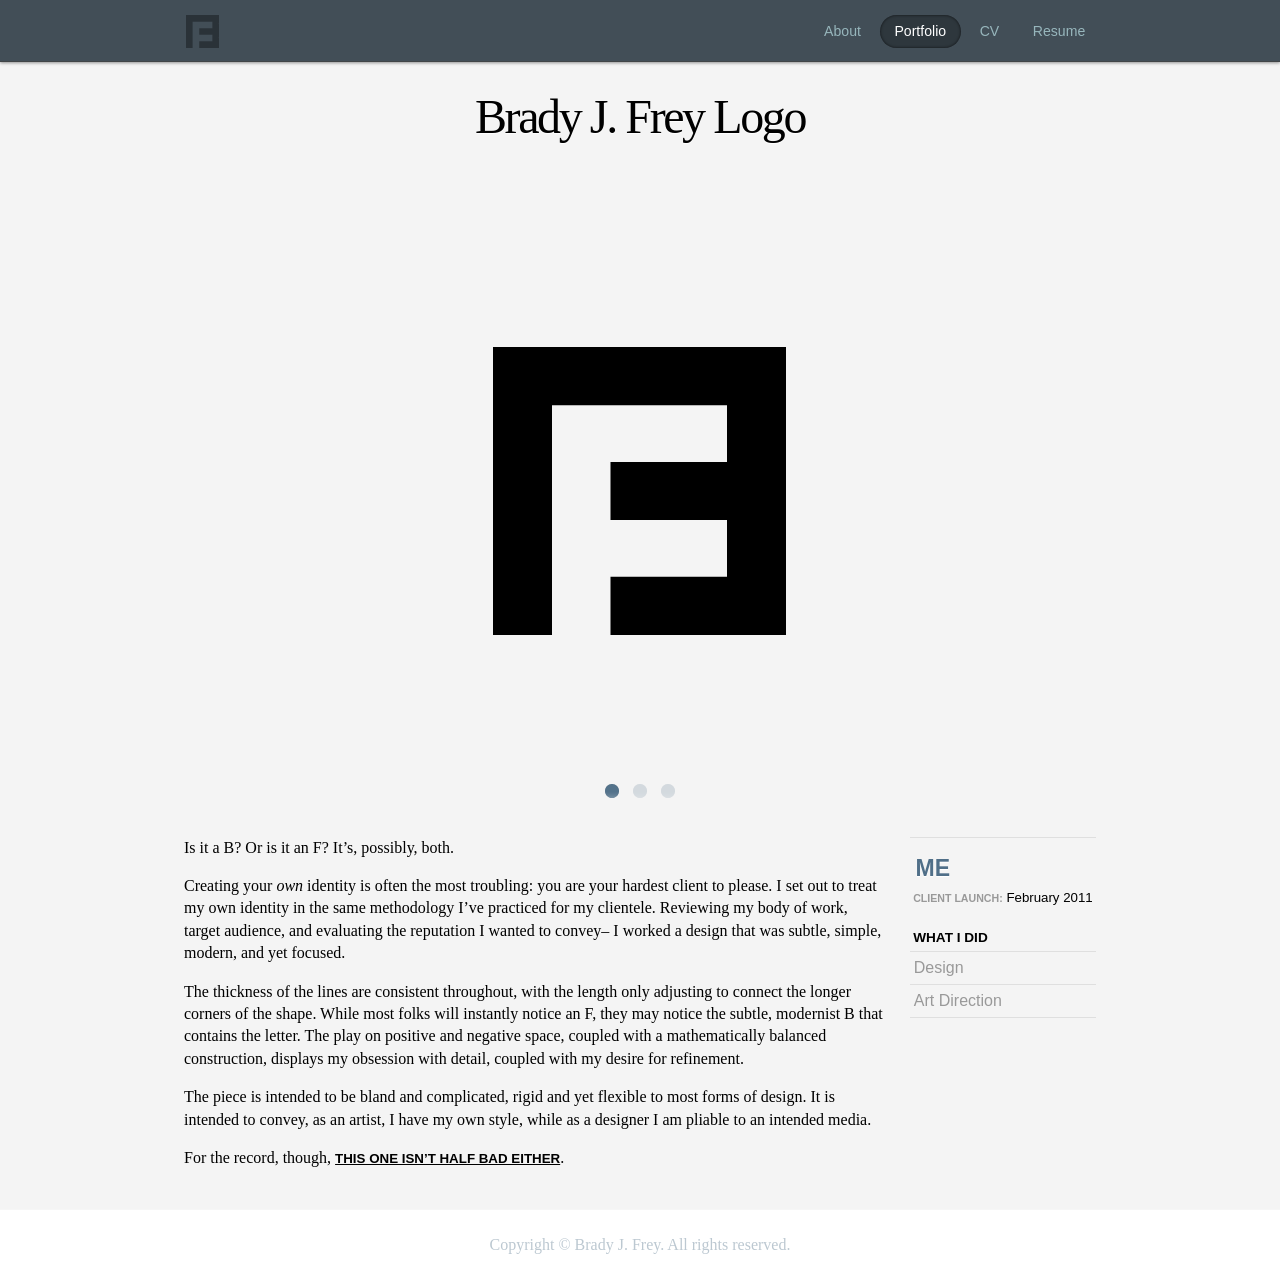
<file: portfolio/brady-j-frey-logo.html>
<!DOCTYPE html>
<html lang="en">
<head>
    <meta name="Description" content="Hi, I’m Brady Frey. I'm an executive and philosophy postgraduate in the San Francisco Bay Area.">
    <meta name="Author" content="Brady J. Frey">
    <meta charset="UTF-8">
    <meta name="viewport" content="width=device-width, initial-scale=1, maximum-scale=1">
    <meta property="og:image" name="image" content="https://www.bradyjfrey.com/images/bjfogimage.jpg">
<title>Brady J. Frey Logo</title>
    <link rel="icon" type="image/png" sizes="16x16" href="../images/favicon16.png">
    <link rel="icon" type="image/png" sizes="32x32" href="../images/favicon32.png">
    <link rel="icon" type="image/png" sizes="96x96" href="../images/favicon96.png">
    <link rel="apple-touch-icon" type="image/png" sizes="76x76" href="../images/touch76.png">
    <link rel="apple-touch-icon" type="image/png" sizes="120x120" href="../images/touch120.png">
    <link rel="apple-touch-icon" type="image/png" sizes="152x152" href="../images/touch152.png">
    <link rel="apple-touch-icon" type="image/png" sizes="167x167" href="../images/touch167.png">
    <link rel="apple-touch-icon" type="image/png" sizes="180x180" href="../images/touch180.png">
    <link rel="stylesheet" type="text/css" media="screen" href="../style.css">
    <link rel="stylesheet" type="text/css" href="https://cloud.typography.com/7216232/7417832/css/fonts.css">
    <script src="../scripts/jquery.js"></script>
    <script src="../scripts/script.js"></script>
</head>
<body>
    <header>
        <nav>
            <h1><a href="../index.html">Brady J. Frey</a></h1>
            <ul>
                <li><a href="../about.html">About</a></li>
                <li id="current"><a href="../portfolio.html">Portfolio</a></li>
                <li><a href="../cv.html">CV</a></li>
                <li><a href="https://www.linkedin.com/in/bradyjfrey/">Resume</a></li>
            </ul>
        </nav>
    </header>

    <main>
        <h2>Brady J. Frey Logo</h2>

        <div id="gallery">
            <div id="slides">
                <div class="slide"><img src="../images_portfolio/bflogo.png" alt="" width="960" height="643"></div>
                <div class="slide"><img src="../images_portfolio/bfcard1.png" alt="" width="960" height="643"></div>
                <div class="slide"><img src="../images_portfolio/bfcard2.png" alt="" width="960" height="643"></div>
            </div>
           <div id="menu">
                <ul>
                    <li class="menuItem"><a href="" title=""><img src="../images/bullet.svg" alt="" width="14" height="14"></a></li><li class="menuItem"><a href="" title=""><img src="../images/bullet.svg" alt="" width="14" height="14"></a></li><li class="menuItem"><a href="" title=""><img src="../images/bullet.svg" alt="" width="14" height="14"></a></li>
                </ul>
            </div>
        </div>

        <article>
            <aside class="portdeets">
                <h3>Me</h3>
                <h5><strong>Client Launch:</strong> February 2011</h5>
                <dl>
                    <dt>What I did</dt>
                    <dd>Design</dd><dd>Art Direction</dd>            </dl>
            </aside>

            <section class="portdesc">
                <p>Is it a B? Or is it an F? It&#8217;s, possibly, both. </p>
                <p>Creating your <em>own</em> identity is often the most troubling: you are your hardest client to please. I set out to treat my own identity in the same methodology I&#8217;ve practiced for my clientele. Reviewing my body of work, target audience, and evaluating the reputation I wanted to convey– I worked a design that was subtle, simple, modern, and yet focused. </p>
                <p>The thickness of the lines are consistent throughout, with the length only adjusting to connect the longer corners of the shape. While most folks will instantly notice an F, they may notice the subtle, modernist B that contains the letter. The play on positive and negative space, coupled with a mathematically balanced construction, displays my obsession with detail, coupled with my desire for refinement. </p>
                <p>The piece is intended to be bland and complicated, rigid and yet flexible to most forms of design. It is intended to convey, as an artist, I have my own style, while as a designer I am pliable to an intended media. </p>
                <p>For the record, though, <a href="http://www.horriblelogos.com/brady-j-frey/">this one isn&#8217;t half bad either</a>.</p>
            </section>
        </article>
    </main>

    <footer>
        <p>Copyright &copy; Brady J. Frey. All rights reserved.</p>
    </footer>
    <!-- Google tag (gtag.js) -->
    <script async src="https://www.googletagmanager.com/gtag/js?id=UA-4484730-1"></script>
    <script>
      window.dataLayer = window.dataLayer || [];
      function gtag(){dataLayer.push(arguments);}
      gtag('js', new Date());

      gtag('config', 'UA-4484730-1');
    </script>
</body>
</html>
</file>
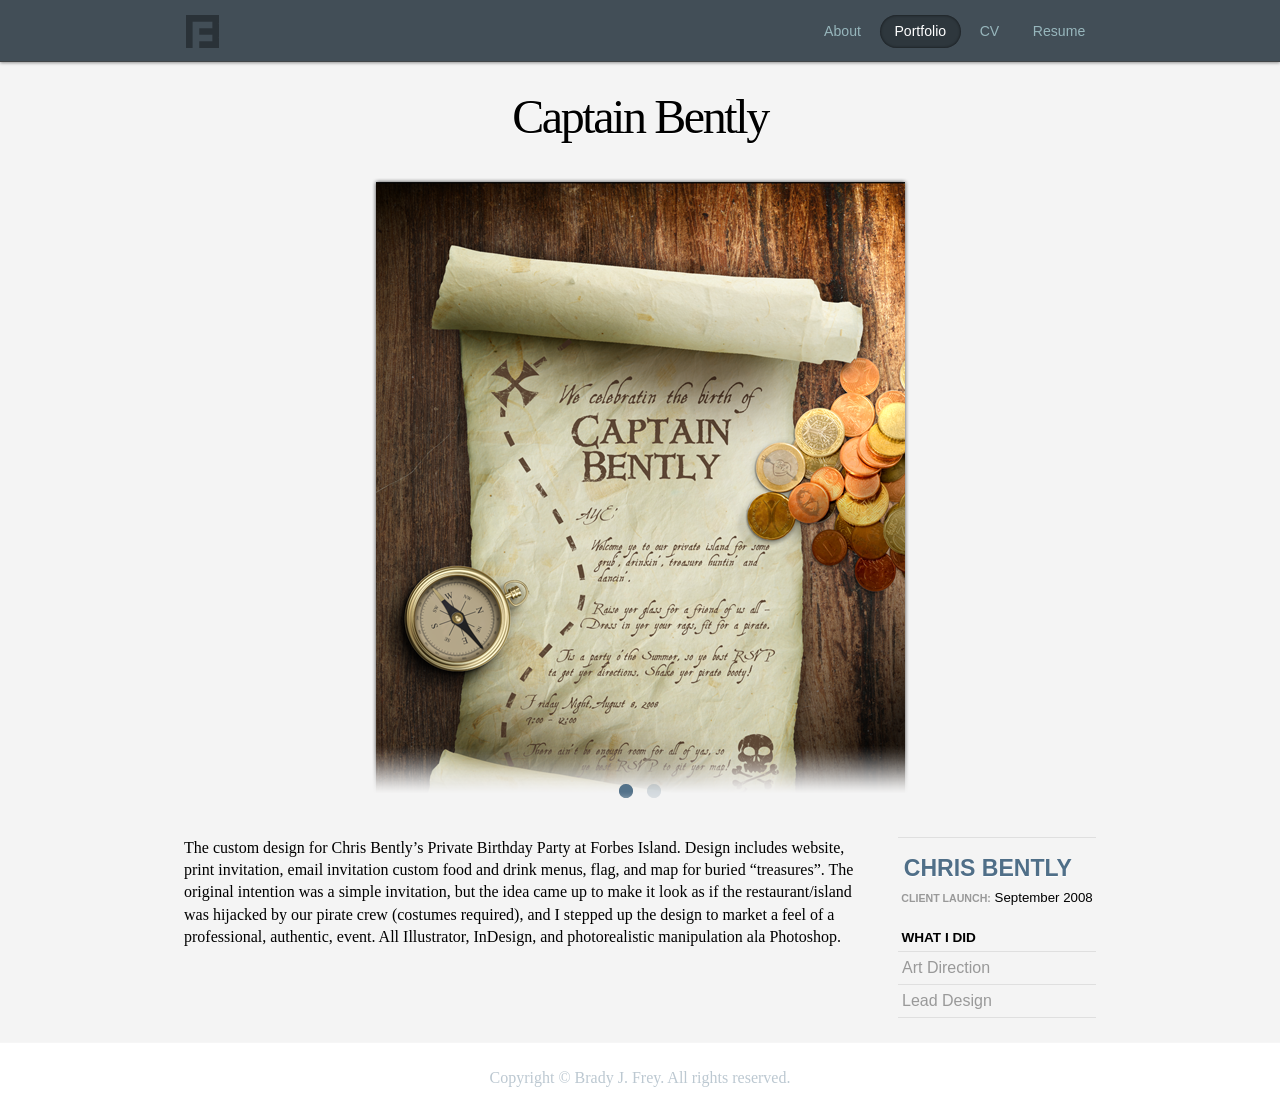
<file: portfolio/captain-bently.html>
<!DOCTYPE html>
<html lang="en">
<head>
    <meta name="Description" content="Hi, I’m Brady Frey. I'm an executive and philosophy postgraduate in the San Francisco Bay Area.">
    <meta name="Author" content="Brady J. Frey">
    <meta charset="UTF-8">
    <meta name="viewport" content="width=device-width, initial-scale=1, maximum-scale=1">
    <meta property="og:image" name="image" content="https://www.bradyjfrey.com/images/bjfogimage.jpg">
<title>Captain Bently</title>
    <link rel="icon" type="image/png" sizes="16x16" href="../images/favicon16.png">
    <link rel="icon" type="image/png" sizes="32x32" href="../images/favicon32.png">
    <link rel="icon" type="image/png" sizes="96x96" href="../images/favicon96.png">
    <link rel="apple-touch-icon" type="image/png" sizes="76x76" href="../images/touch76.png">
    <link rel="apple-touch-icon" type="image/png" sizes="120x120" href="../images/touch120.png">
    <link rel="apple-touch-icon" type="image/png" sizes="152x152" href="../images/touch152.png">
    <link rel="apple-touch-icon" type="image/png" sizes="167x167" href="../images/touch167.png">
    <link rel="apple-touch-icon" type="image/png" sizes="180x180" href="../images/touch180.png">
    <link rel="stylesheet" type="text/css" media="screen" href="../style.css">
    <link rel="stylesheet" type="text/css" href="https://cloud.typography.com/7216232/7417832/css/fonts.css">
    <script src="../scripts/jquery.js"></script>
    <script src="../scripts/script.js"></script>
</head>
<body>
    <header>
        <nav>
            <h1><a href="../index.html">Brady J. Frey</a></h1>
            <ul>
                <li><a href="../about.html">About</a></li>
                <li id="current"><a href="../portfolio.html">Portfolio</a></li>
                <li><a href="../cv.html">CV</a></li>
                <li><a href="https://www.linkedin.com/in/bradyjfrey/">Resume</a></li>
            </ul>
        </nav>
    </header>

    <main>
        <h2>Captain Bently</h2>

        <div id="gallery">
            <div id="slides">
                <div class="slide"><img src="../images_portfolio/1310775884cb1.png" alt="" width="960" height="643"></div>
                <div class="slide"><img src="../images_portfolio/1310775884cb2.png" alt="" width="960" height="643"></div>
            </div>
           <div id="menu">
                <ul>
                    <li class="menuItem"><a href="" title=""><img src="../images/bullet.svg" alt="" width="14" height="14"></a></li><li class="menuItem"><a href="" title=""><img src="../images/bullet.svg" alt="" width="14" height="14"></a></li>
                </ul>
            </div>
        </div>

        <article>
            <aside class="portdeets">
                <h3>Chris Bently</h3>
                <h5><strong>Client Launch:</strong> September 2008</h5>
                <dl>
                    <dt>What I did</dt>
                    <dd>Art Direction</dd>
                    <dd>Lead Design</dd>
                </dl>
            </aside>

            <section class="portdesc">
                <p>The custom design for Chris Bently&#8217;s Private Birthday Party at Forbes Island. Design includes website, print invitation, email invitation custom food and drink menus, flag, and map for buried &#8220;treasures&#8221;. The original intention was a simple invitation, but the idea came up to make it look as if the restaurant/island was hijacked by our pirate crew (costumes required), and I stepped up the design to market a feel of a professional, authentic, event. All Illustrator, InDesign, and photorealistic manipulation ala Photoshop.</p>
            </section>
        </article>
    </main>

    <footer>
        <p>Copyright &copy; Brady J. Frey. All rights reserved.</p>
    </footer>
    <!-- Google tag (gtag.js) -->
    <script async src="https://www.googletagmanager.com/gtag/js?id=UA-4484730-1"></script>
    <script>
      window.dataLayer = window.dataLayer || [];
      function gtag(){dataLayer.push(arguments);}
      gtag('js', new Date());

      gtag('config', 'UA-4484730-1');
    </script>
</body>
</html>
</file>
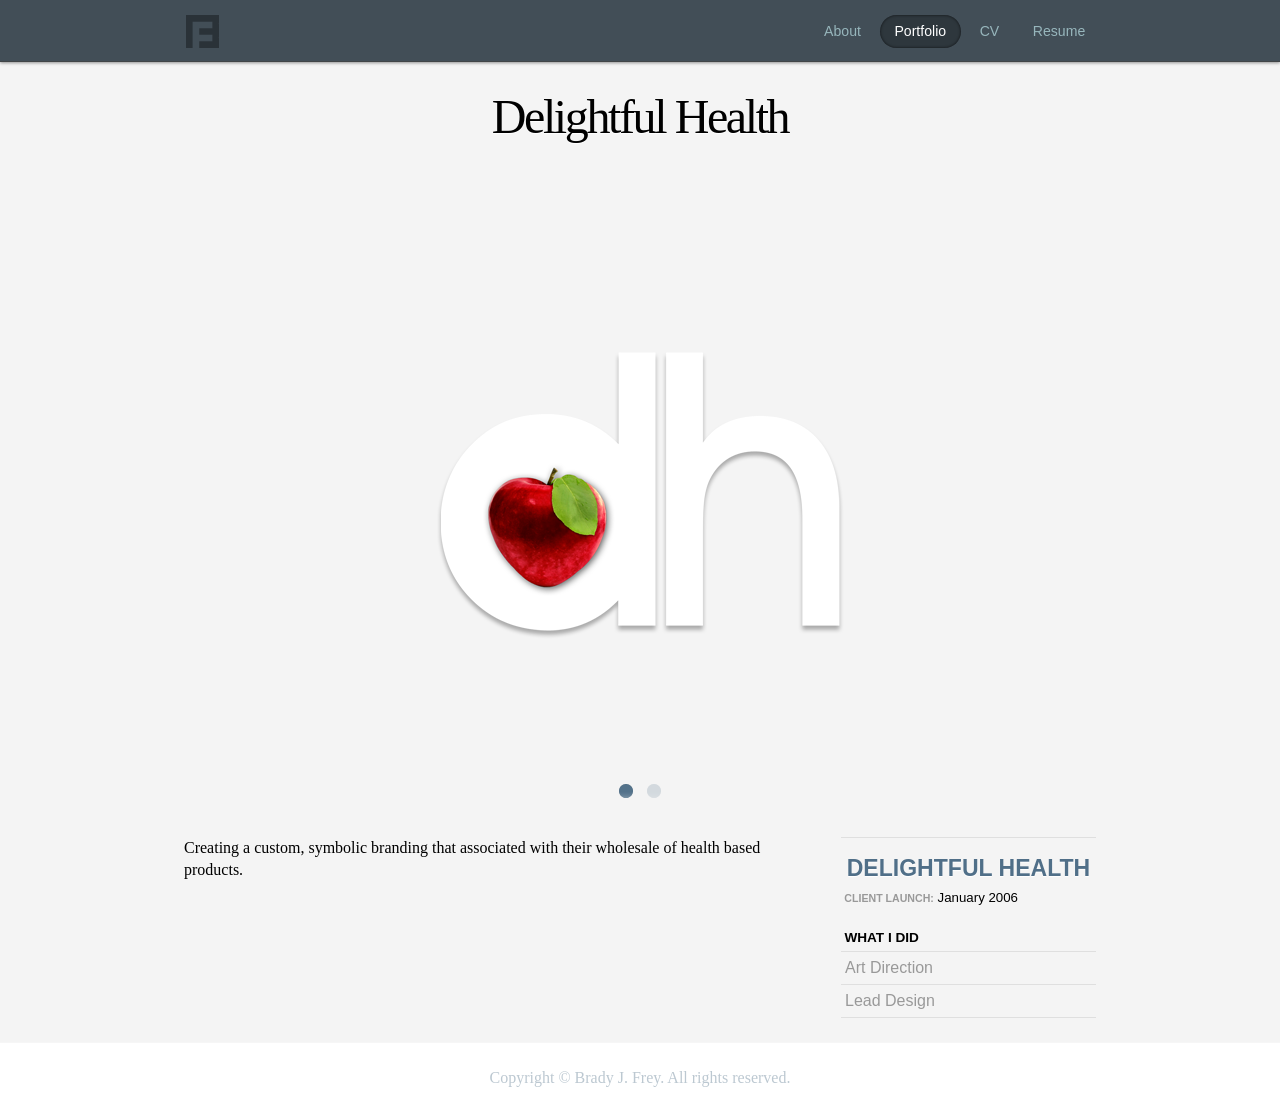
<file: portfolio/delightful-health.html>
<!DOCTYPE html>
<html lang="en">
<head>
    <meta name="Description" content="Hi, I’m Brady Frey. I'm an executive and philosophy postgraduate in the San Francisco Bay Area.">
    <meta name="Author" content="Brady J. Frey">
    <meta charset="UTF-8">
    <meta name="viewport" content="width=device-width, initial-scale=1, maximum-scale=1">
    <meta property="og:image" name="image" content="https://www.bradyjfrey.com/images/bjfogimage.jpg">
<title>Delightful Health</title>
    <link rel="icon" type="image/png" sizes="16x16" href="../images/favicon16.png">
    <link rel="icon" type="image/png" sizes="32x32" href="../images/favicon32.png">
    <link rel="icon" type="image/png" sizes="96x96" href="../images/favicon96.png">
    <link rel="apple-touch-icon" type="image/png" sizes="76x76" href="../images/touch76.png">
    <link rel="apple-touch-icon" type="image/png" sizes="120x120" href="../images/touch120.png">
    <link rel="apple-touch-icon" type="image/png" sizes="152x152" href="../images/touch152.png">
    <link rel="apple-touch-icon" type="image/png" sizes="167x167" href="../images/touch167.png">
    <link rel="apple-touch-icon" type="image/png" sizes="180x180" href="../images/touch180.png">
    <link rel="stylesheet" type="text/css" media="screen" href="../style.css">
    <link rel="stylesheet" type="text/css" href="https://cloud.typography.com/7216232/7417832/css/fonts.css">
    <script src="../scripts/jquery.js"></script>
    <script src="../scripts/script.js"></script>
</head>
<body>
    <header>
        <nav>
            <h1><a href="../index.html">Brady J. Frey</a></h1>
            <ul>
                <li><a href="../about.html">About</a></li>
                <li id="current"><a href="../portfolio.html">Portfolio</a></li>
                <li><a href="../cv.html">CV</a></li>
                <li><a href="https://www.linkedin.com/in/bradyjfrey/">Resume</a></li>
            </ul>
        </nav>
    </header>

    <main>
        <h2>Delightful Health</h2>

        <div id="gallery">
            <div id="slides">
                <div class="slide"><img src="../images_portfolio/dhcolor.png" alt="" width="960" height="643"></div>
                <div class="slide"><img src="../images_portfolio/dhblack.png" alt="" width="960" height="643"></div>
            </div>
           <div id="menu">
                <ul>
                    <li class="menuItem"><a href="" title=""><img src="../images/bullet.svg" alt="" width="14" height="14"></a></li><li class="menuItem"><a href="" title=""><img src="../images/bullet.svg" alt="" width="14" height="14"></a></li>
                </ul>
            </div>
        </div>

        <article>
            <aside class="portdeets">
                <h3>Delightful Health</h3>
                <h5><strong>Client Launch:</strong> January 2006</h5>
                <dl>
                    <dt>What I did</dt>
                    <dd>Art Direction</dd>
                    <dd>Lead Design</dd>
                </dl>
            </aside>

            <section class="portdesc">
                <p>Creating a custom, symbolic branding that associated with their wholesale of health based products.</p>
            </section>
        </article>
    </main>

    <footer>
        <p>Copyright &copy; Brady J. Frey. All rights reserved.</p>
    </footer>
    <!-- Google tag (gtag.js) -->
    <script async src="https://www.googletagmanager.com/gtag/js?id=UA-4484730-1"></script>
    <script>
      window.dataLayer = window.dataLayer || [];
      function gtag(){dataLayer.push(arguments);}
      gtag('js', new Date());

      gtag('config', 'UA-4484730-1');
    </script>
</body>
</html>
</file>
<file: style.css>
/* Josh W Comeau's CSS Reset, condensed joshwcomeau.com */
*, *::before, *::after {box-sizing: border-box;}
* {margin: 0;padding: 0;}
body {line-height: 1.5;-webkit-font-smoothing: antialiased;text-align: center;}
img, picture, video, canvas, svg {display: block;max-width: 100%;}
input, button, textarea, select {font: inherit;}
p, h1, h2, h3, h4, h5, h6 {overflow-wrap: break-word;}
#root, #__next {isolation: isolate;}

/* Sebastiano Guerriero Typography System */
:root {
    --font-primary: "Chronicle SSm A", "Chronicle SSm B", georgia, times, serif;
    --font-secondary: 'Gotham SSm A', 'Gotham SSm B', helvetica, arial, sans-serif;

    /* set base values */
    --text-base-size: 1em;
    --text-scale-ratio: 1.2;

    /* type scale */
    --text-xs: calc(1em / (var(--text-scale-ratio) * var(--text-scale-ratio)));
    --text-sm: calc(1em / var(--text-scale-ratio));
    --text-md: calc(1em * var(--text-scale-ratio));
    --text-lg: calc(1em * var(--text-scale-ratio) * var(--text-scale-ratio));
    --text-xl: calc(1em * var(--text-scale-ratio) * var(--text-scale-ratio) * var(--text-scale-ratio));
    --text-xxl: calc(1em * var(--text-scale-ratio) * var(--text-scale-ratio) * var(--text-scale-ratio) * var(--text-scale-ratio));
    --text-xxxl: calc(1em * var(--text-scale-ratio) * var(--text-scale-ratio) * var(--text-scale-ratio) * var(--text-scale-ratio) * var(--text-scale-ratio));

    /* line-height */
    --heading-line-height: 1.2;
    --body-line-height: 1.4;
}
@include breakpoint(md) {
    :root {
        --text-base-size: 1em;
        --text-scale-ratio: 1.25;
    }
}
body {
    font-size: var(--text-base-size);
    font-family: var(--font-primary);
    color: var(--color-text);
}
h1, h2, h3, h4, form legend {
    color: var(--color-text-heading);
    margin-bottom: var(--space-xxs);
    line-height: var(--heading-line-height);
    text-shadow: 0 1px 1px rgba(255, 255, 255, 1);
}
/* text size */
.text--xxxl {
    font-size: var(--text-xxxl);
}
h2, .text--xl {
    font-size: var(--text-xl);
}
h3, .text--lg {
    font-size: var(--text-lg);
    font-family: var(--font-secondary);
}
p span, p a, main li a {
    font-family: var(--font-secondary);
    font-size: var(--text-sm);
    text-transform: uppercase;
    font-weight: 700;
}
h4, .text--md {
    font-size: var(--text-md);
    font-family: var(--font-secondary);
}
.text--sm, small {
    font-size: var(--text-sm);
}
.text--xs {
    font-size: var(--text-xs);
}
p {
    line-height: var(--body-line-height);
}
b, strong {
    font-weight: bold;
}
.text-container {
    h2, h3, h4 {
        margin-top: var(--space-sm);
    }
    
    ul, ol, p {
        margin-bottom: var(--space-md);
    }

    ul, ol {
        list-style-position: outside;
        padding-left: 24px;
    }

    ul {
        list-style-type: disc;
    }

    ol {
        list-style-type: decimal;
    }

    ul li, ol li {
        line-height: var(--body-line-height);
    }
    
    em {
        font-style: italic;
    }

    u {
        text-decoration: underline;
    }
}
/* utility classes */
.truncate {
    // truncate text if it exceeds parent
    overflow: hidden;
    text-overflow: ellipsis;
    white-space: nowrap;
}



/* Grid Nav Bar */
nav {
    max-width: 960px;
    text-align: left;
    margin: 0px auto;
    padding: 0 20px;
    display: grid;
    grid-template-columns: 33px 1fr;
    justify-items: end;
    align-items: center;
    height: 63px;
}
nav ul {
    grid-column-start: 3;
    grid-column-end: 4;
    grid-row-start: 1;
    grid-row-end: 2;
    
}
nav li {
    list-style: none;
    display: inline-block;
    width: auto;
    justify-self: center;
    align-self: center;
}
nav li a {
    display: block;
    }
h1 {
    grid-column-start: 1;
    grid-column-end: 2;
    grid-row-start: 1;
    grid-row-end: 1;
}



/* Grid Body */
article {
    max-width: 960px;
    margin: 0 auto;
    padding: 0 1.5em 1.5em 1.5em;
    text-align: left;
    display: grid;
    grid-template-columns: repeat(12, [col-start] 1fr, minmax(min-content, 300px));
    grid-template-rows: auto;
    column-gap: 1.5em;
    row-gap: 1em;
    justify-content: center;
    justify-items: baseline;
    align-items: start;
}
.pieces {
    display: grid;
    grid-template-columns: repeat(4, 1fr);
    grid-auto-flow: dense;
    gap: 1em;
    justify-content: center;
    justify-items: center;
    align-items: end;
}
.portdeets {
    grid-column-start: 8;
    grid-column-end: 13;
    grid-row-start: 1;
    grid-row-end: 2;
}
.portdesc {
    grid-column-start: 1;
    grid-column-end: 8;
    grid-row-start: 1;
    grid-row-end: 2;
}
.intro {
    grid-column-start: 5;
    grid-column-end: 13;
    grid-row-start: 1;
    grid-row-end: 2;
    padding-top: 0.75em;
}
.tagline {
    grid-column-start: 5;
    grid-column-end: 13;
    grid-row-start: 2;
    grid-row-end: 3;
}
.img {
    grid-column-start: 1;
    grid-column-end: 5;
    grid-row-start: 1;
    grid-row-end: span 4;
    margin-top: 2.5em;
    height: 100%;
}
img {
    height: auto;
}
.bio {
    grid-column-start: 5;
    grid-column-end: 13;

}
.title {
    grid-column-start: 1;
    grid-column-end: 4;
    margin: 0 0 0 auto;
    width: 100%;
}
.highlights {
    grid-column-start: 5;
    grid-column-end: 13;
}



/* Nav Bar Design */
header {
    height: 3.875em;
    width: 100%;
    background: #424e57;
    border-bottom: 1px solid #414547;
    box-shadow: 0px 1px 3px rgba(0,0,0,.4);
    background-color: #424e57;
    display: block;
    z-index: 100;
    position: fixed;
    top: 0;
    left: 0;
}
h1 {position: relative;left: .25em;}
h1 a {
    text-indent: 100%;
    white-space: nowrap;
    overflow: hidden;
    opacity: .35;
    height: 33px;
    width: 33px;
    display: block;
    text-decoration: none;
    background: transparent url(images/logo.svg) no-repeat left bottom;
}
h1 a:hover {opacity: .75;}
h1 a:active {opacity: 1;}
header li a {
    padding: 0.7em 1.05em;
    text-decoration: none;
    color: #97b6bc;
    display: inline-block;
    font-weight: 400;
    font: normal 0.88em/1 'Gotham SSm A', 'Gotham SSm B', helvetica, arial, sans-serif;
}
header li a:hover {
    background-color: rgba(0,0,0,.08);
    border-radius: 5em;
    box-shadow: inset 0px 0px 3px rgba(0,0,0,.5);
    color: white;
}
#current a {
    border-radius: 5em;
    box-shadow: inset 0px 0px 3px rgba(0,0,0,.7);
    color: white;
    background-color: rgba(0,0,0,.3);
}
header li a:active {
    box-shadow: inset 0px 5px 8px rgba(0,0,0,.6);
    color: #a9a9a9;
    text-shadow: none;
    background: rgba(0,0,0,.14) linear-gradient(top, rgba(0,0,0,.2) 100%, transparent 0%);
}



/* Body Design */
body {font-weight: 400;}
main {background: #f4f4f4;padding-top: 5.5em;}
h2 {font-weight: 500;letter-spacing: -0.05em;font-size: 3em;}
h3, h4 {text-transform: uppercase;font-weight: 700;}
.title {text-align: right;}
.img img {box-shadow: 0px 1px 4px rgba(0,0,0,.3);}
dl {border-bottom: 1px solid #dfdfdf;padding-top: 1em;}
dt {font-family: var(--font-secondary);font-style: normal;font-weight: 700;font-size: 0.85em;text-transform: uppercase;padding: 0 0.5em 0.5em 0.5em;}
dd {font-family: var(--font-secondary);border-top: 1px solid #dfdfdf;color: #999;font-style: normal;font-weight: 400;}
dd a {display: block;text-decoration: none;color: #999;padding: 5px;}
dd a:hover {background-color: #ccc;color: white;}
p {padding-bottom: 1em;}
p a, main li a {color: black;text-decoration: underline;}
p a:hover, main li a:hover {color: #424e57;text-decoration: none;}
.fullwidth {background-color: white;}
.title {font-size: var(--text-sm);padding-top: .25em;line-height: 1.5}
.cvh {font-size: var(--text-sm);padding: 1em 0 0 0;width: 100%;border-top: 1px dotted rgba(0, 0, 0, 0.1);}
p.cvv {padding: 0;margin: 0;}
ul.cvv {padding: 0 0 0 1em;}
.history {column-count: 3;column-gap: 1em;column-fill: balance;padding-bottom: 0;}
.history p {padding-bottom: 0}
.history p:nth-of-type(n + 2) {text-indent: 1.5em;}
.history p:first-child:first-letter {float: left;font-size: 5em;line-height: 1em;padding: 0px .15em 0 0;}

footer {display: block;clear: both;background-color: white;border-top: 1px solid #f6f6f6;}
footer p {font-weight: 400;color: #bcc8d1;padding: 1.5em 0;}


/**** Portfolio ****/
.pieces {}
.pieces li {list-style-type: none;box-shadow: 0px 0px 5px rgba(0,0,0,.4);height: auto;overflow: hidden;border-radius: 4px;position: relative;z-index: 10;}
.pieces img {padding: 0;margin: 0;}
.pieces a {color: white;text-decoration: none;border-radius: 4px;display: block;width: 100%;height: 100%;overflow: hidden;}
.pieces div {display: none;background-color: rgba(0,0,0,.8);position: absolute;top: 0px;left: 0px;width: 100%;height: 100%;border-radius: 4px;}
.pieces a:hover {}
.pieces a:hover div {display: block}
.pieces h4 {color: white;padding: 3em 1em 0.5em 1em;text-shadow: 0px 0px 3px black;}
.pieces p {color: white;padding: 0 1em 1em 1em;text-shadow: 0px 0px 3px black;font-size: 0.85em;}
.pieces strong {text-transform: uppercase;opacity: .5;font-weight: normal;}

/**** Slides ****/
/*** Must move to proper grid ***/
.slideh {padding-top: 1em;}
#gallery {text-align: center;margin: 1.5em auto 0 auto;width:960px;overflow:hidden;z-index: 800;mask-box-image: url(images/mask.png) 100 stretch;background: transparent;}
#slides {height:643px;width:960px;overflow:hidden;}
.slide {float:left;}
#menu {margin: 0px auto;position: relative;bottom: 2em;}
#gallery ul {margin: 0;padding: 0;}
#gallery li {background-color: transparent;display:inline-block;list-style:none;overflow:hidden;}
#gallery li.act, #gallery li.act:hover, #gallery li a:hover {color: black;background-color: transparent;opacity: 1;}
#gallery li.act a {cursor:default;opacity: 1;}
#gallery li a {display:block;opacity: .2;padding: 0 7px;}
.portdeets {border-top: 1px solid #dfdfdf}
.portdeets h3 {padding: 0.75em 0.25em 0.25em 0.25em;color: #506f88;}
.portdeets h5 {padding: 0 0.25em 0.25em 0.25em;font-weight: 400;font-family: var(--font-secondary);}
.portdeets h5 strong {color: #999;font-size: 0.8em;text-transform: uppercase;}
.portdeets dl {}
.portdeets dt {text-transform: uppercase;padding: 0 0.25em 0.25em 0.25em;}
.portdeets dd {padding: 0.25em;}


@media only screen and (max-width: 768px) {
    .intro {font-size: 2.5em;}
    .tagline {font-size: 1.2em;}
    .history {column-count: 1;}
    .title, .cvh {padding: 1.5em 0;margin: 0.5em 1em 0 auto;}
    .highlights. cvv {padding: 0 1.5em;}
    .portdeets {padding-bottom: 2em;}
    .pieces {grid-template-columns: repeat(3, 1fr);}
    /* Must modernize to grid */
    #gallery, #slides {width: 768px;}
    #gallery {position: relative;right: 14px;}
    .slide img {max-width: 740px;height: 496px;}
}

@media only screen and (max-width: 650px) {
    article {display: block;}
    .intro {padding: 0.5em 0;font-size: 2.5em;}
    .tagline {font-size: 1em;}
    .title {text-align: left;}
    .img {padding: 1em 0;margin: 0;}
    .pieces {grid-template-columns: repeat(2, 1fr);}
    /* Must modernize to grid */
    #gallery, #slides {width: 320px;}
    .slide img {max-width: 320px;height: 214px;}
    #slides {width: 320px;height:264px;}
}
</file>
